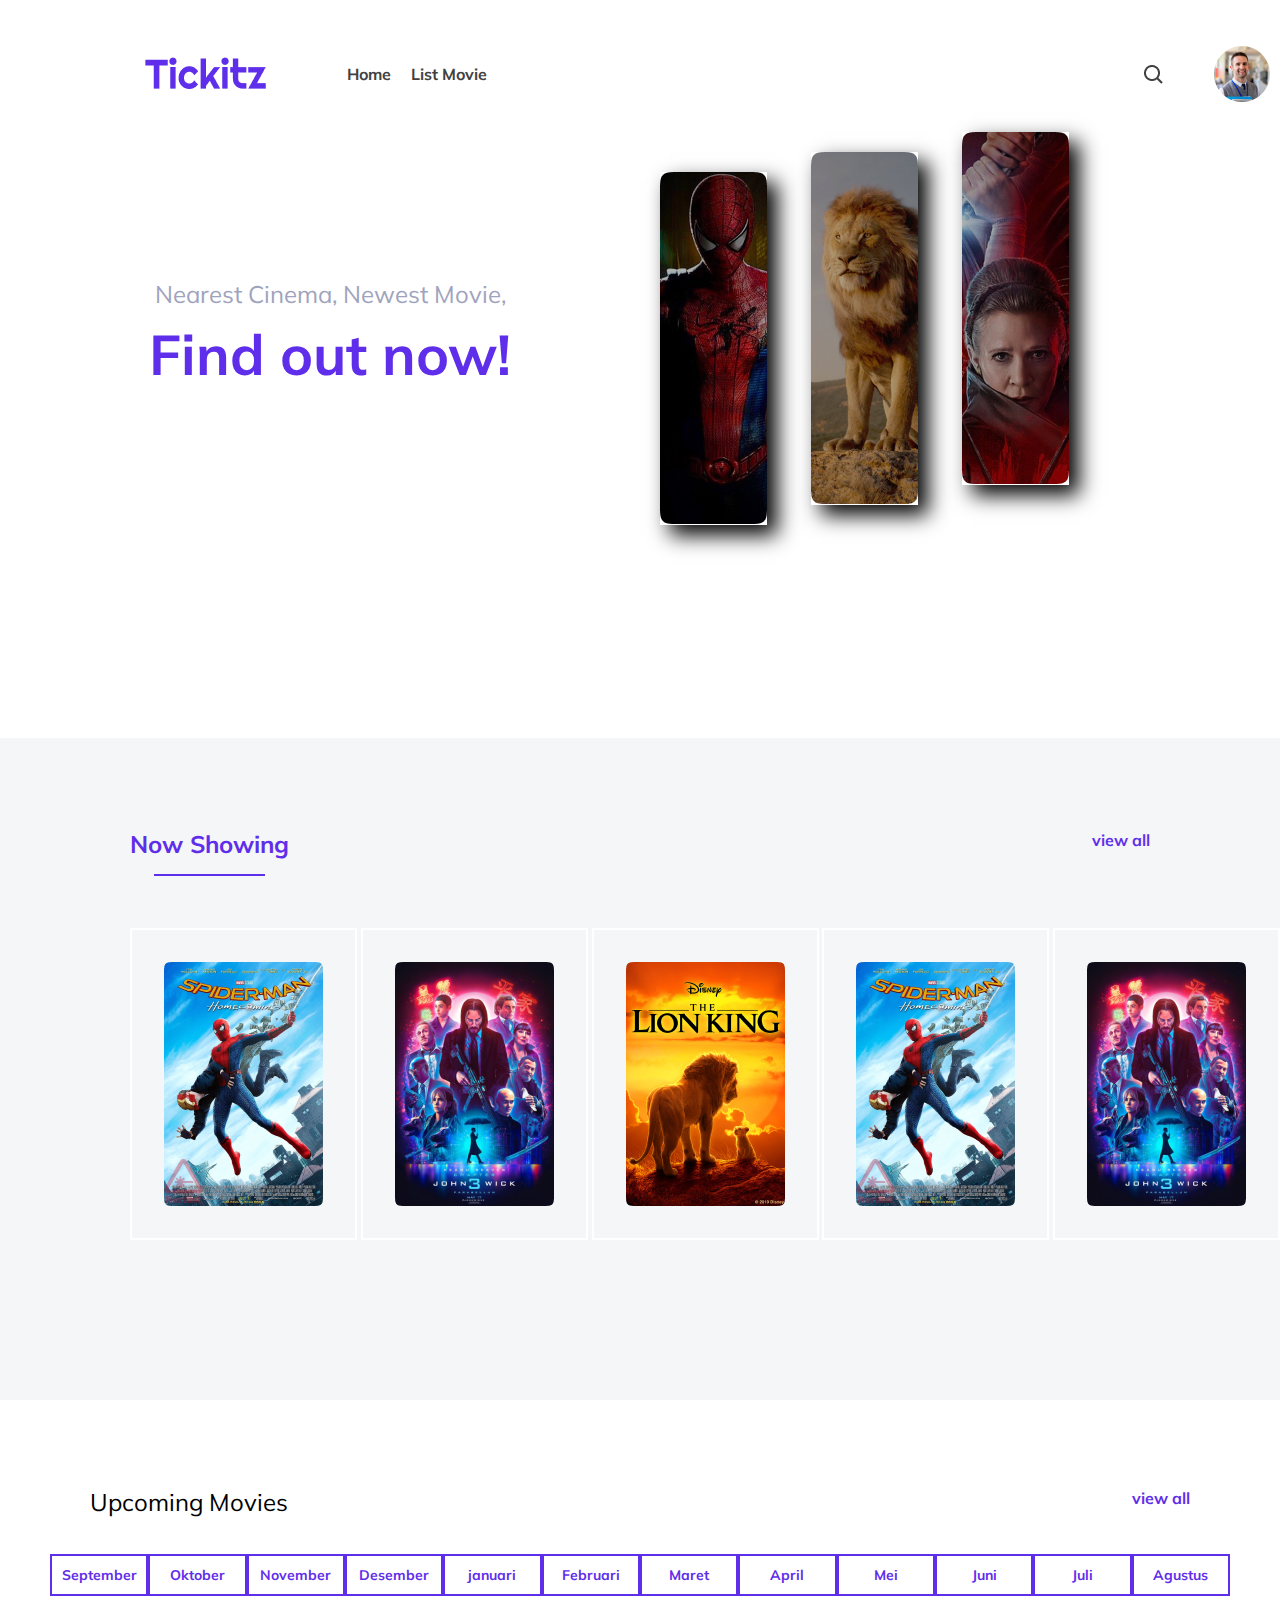
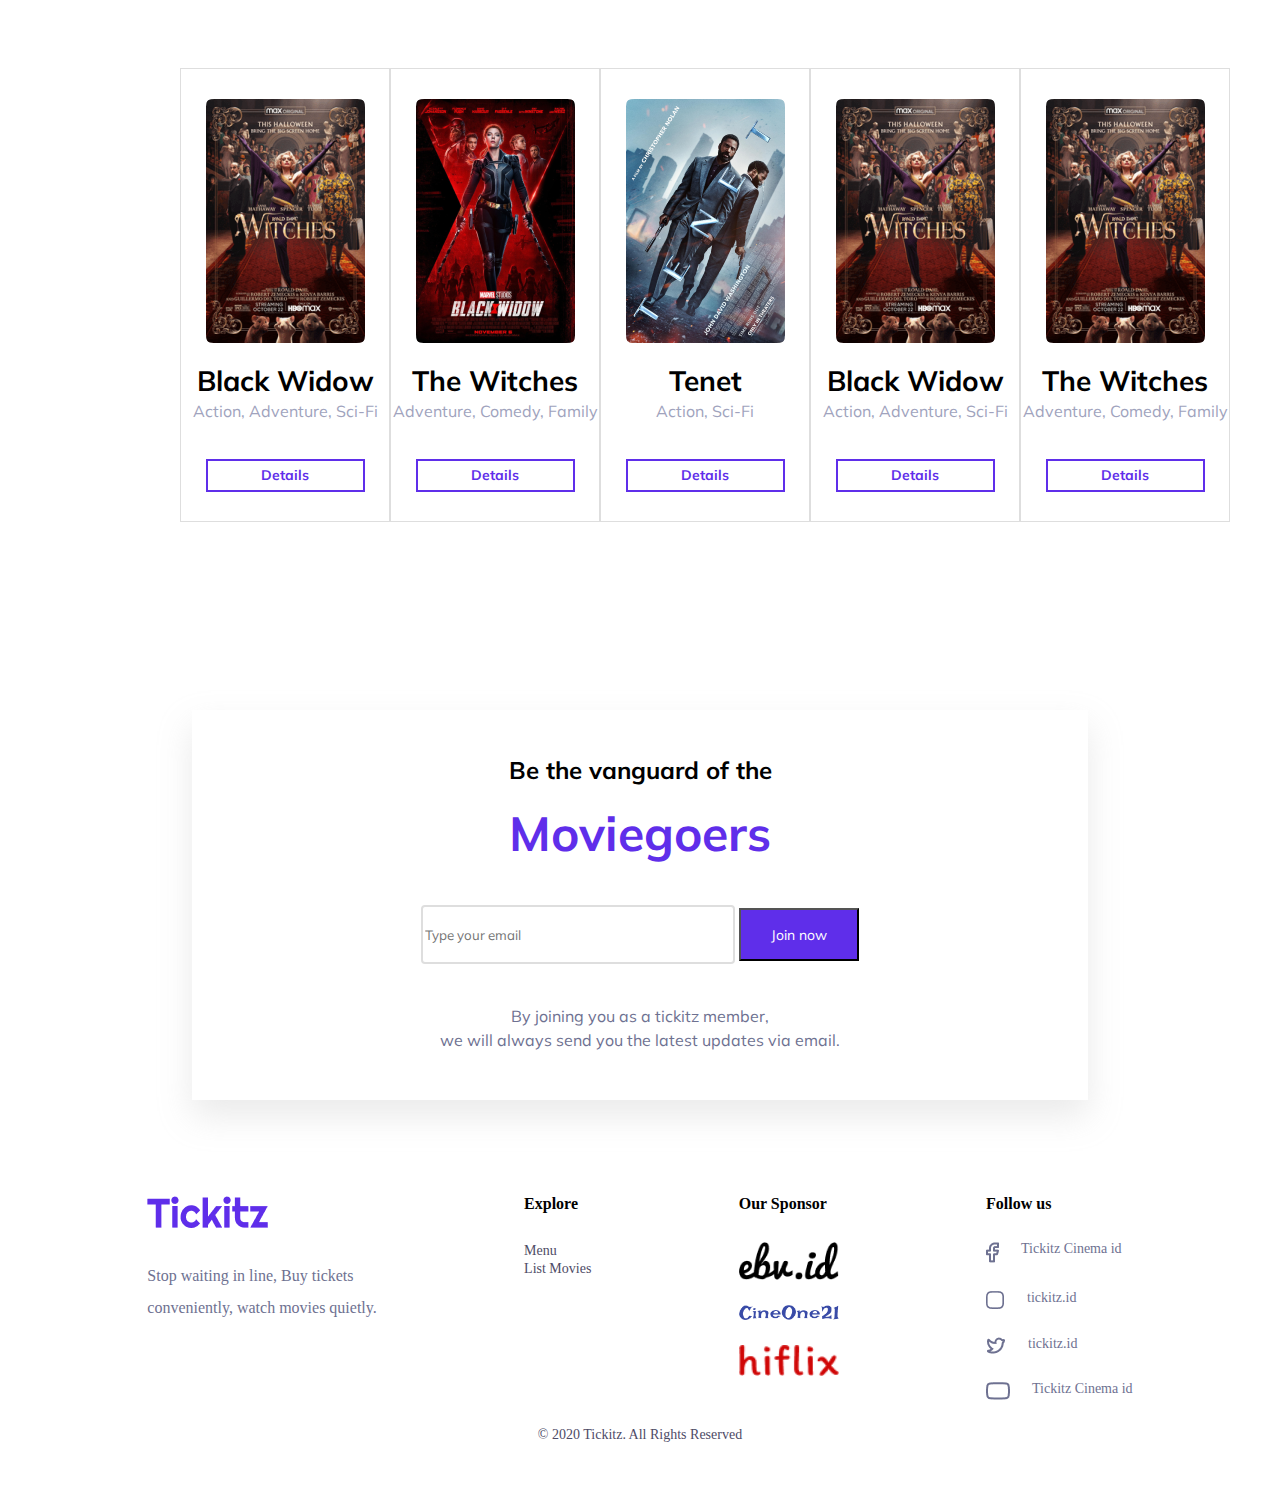
<file: index.html>
<!DOCTYPE html>
<html lang="en">
<head>
    <meta charset="UTF-8">
    <meta name="viewport" content="width=device-width, initial-scale=1.0">
    <link rel="stylesheet" href="/css/index.css">
    <link rel="preconnect" href="https://fonts.googleapis.com">
<link rel="preconnect" href="https://fonts.gstatic.com" crossorigin>
<link href="https://fonts.googleapis.com/css2?family=Mulish:wght@200&display=swap" rel="stylesheet">
    <title>Home Page</title>
</head>
<body>
    <nav>
        <div class="left-section">
         <div class="logo">
             <img src="/img/Vector.png">
         </div>
         <ul class="menu">
             <li ><a href="home.html">Home</a></li>
             <li ><a href="detailsmovie.html">List Movie</a></li>
 
         </ul>
        </div>
        <div class="right-section">
         <img class="search" src="/img/search.png" >
         <img class="avatar" src="/img/Ellipse 11.png" >
        </div>
        <div class="menu-btn">
            <img src="/img/Group.png" alt="">
            
        </div>
        <ul class="menu-dropdown">
            <li><a href="home.html">Home</a></li>
            <li><a href="detailsmovie.html">List Movie</a></li>
            <li><a href="signin.html">Sign in</a></li>
            <li><a href="signup.html">Sign Up</a></li>
            <p>&#169; 2020 Tickitz. All Rights Reserved</p>
        </ul>
     </nav>
    <div class="content">
        <div class="caption">
            <p>Nearest Cinema, Newest Movie,</p>
            <h1>Find out now!</h1>
        </div>
        <div class="image-container">
            <img class="image1" src="/img/home 1.png">
            <img class="image2" src="/img/home 2.png">
            <img class="image3" src="/img/home 3.png">
        </div>
    </div>

 <main class="now-showing">
    <div class="header">
    <p>Now Showing</p>
    <a href="#">view all</a>
</div>
<div class="movie-container">
    <div class="box">
        <img class="banner-movie" src="/img/movie1.png">
        <div class="box-details">
            <h2>Spider-Man:Homecoming</h2>
            <p>Action,Adventure, Sci-Fi</p>
            <button class="details-btn">Details</button>
        </div>
    </div>
    <div class="box">
        <img class="banner-movie" src="/img/movie2.png">
        <div class="box-details">
            <h2>John Wick</h2>
            <p>Action,Adventure, Sci-Fi</p>
            <button class="details-btn">Details</button>
        </div>
    </div>
        
    <div class="box">
        <img class="banner-movie" src="/img/movie3.png">
        <div class="box-details">
            <h2>The Lion King</h2>
            <p>Action,Adventure, Sci-Fi</p>
            <button class="details-btn">Details</button>
        </div></div>
        
    <div class="box">
        <img class="banner-movie" src="/img/movie1.png">
        <div class="box-details">
            <h2>Spider-Man:Homecoming</h2>
            <p>Action,Adventure, Sci-Fi</p>
            <button class="details-btn">Details</button>
        </div>
    </div>
       
    <div class="box">
        <img class="banner-movie" src="/img/movie2.png">
        <div class="box-details">
            <h2>John Wick</h2>
            <p>Action,Adventure, Sci-Fi</p>
            <button class="details-btn">Details</button>
        </div></div>
        
</div></main>

<main class="upcoming">
<div class="header">
    <p>Upcoming Movies</p>
    <a href="#">view all</a>
</div>
<div class="months">
    <button class="months-btn">September</button>
    <button class="months-btn">Oktober</button>
    <button class="months-btn">November</button>
    <button class="months-btn">Desember</button>
    <button class="months-btn">januari</button>
    <button class="months-btn">Februari</button>
    <button class="months-btn">Maret</button>
    <button class="months-btn">April</button>
    <button class="months-btn">Mei</button>
    <button class="months-btn">Juni</button>
    <button class="months-btn">Juli</button>
    <button class="months-btn">Agustus</button>
</div>

<div class="movie-container" id="upcoming-movies">
    <div class="box">
        <img src="../img/upcoming1.png" alt="">
        <h2>Black Widow</h2>
        <p>Action, Adventure, Sci-Fi</p>
        <button class="details-btn">Details</button>
    </div>
    <div class="box"><img src="/img/upcoming2.png" alt="">
        <h2>The Witches</h2>
        <p>Adventure, Comedy, Family</p>
        <button class="details-btn">Details</button></div>
    <div class="box"><img src="/img/upcoming3.png" alt="">
        <h2>Tenet</h2>
        <p>Action, Sci-Fi</p>
        <button class="details-btn">Details</button></div>
    <div class="box"><img src="/img/upcoming1.png" alt="">
        <h2>Black Widow</h2>
        <p>Action, Adventure, Sci-Fi</p>
        <button class="details-btn">Details</button></div>
    <div class="box"><img src="/img/upcoming1.png" alt="">
        <h2>The Witches</h2>
        <p>Adventure, Comedy, Family</p>
        <button class="details-btn">Details</button></div>
</div>
</main>

<main class="join-member">
    <h2>Be the vanguard of the</h2>
    <h1>Moviegoers</h1>
    <div class="email-form">
        <input class="email" type="email" placeholder="Type your email" required>
        <button class="join-btn">Join now</button>
    </div>
    <p>By joining you as a tickitz member,<br>we will always send you the latest updates via email.</p>
</main>

<footer>
<div class="footer">
    <div class="tickitz">
        <img src="/img/Vector.png" alt="">
        <p>Stop waiting in line, Buy tickets <br>conveniently, watch movies quietly.</p>
    </div>
    <div class="explore">
        <h3>Explore</h3>
        <a href="#">Menu</a>
        <a href="#">List Movies</a>
        </ul>
    </div>
    <div class="sponsor">
        <h3>Our Sponsor</h3>
        <img src="/img/sponsor1.png" alt="">
        <img src="/img/sponsor2.png" alt="">
        <img src="/img/sponsor3.png" alt="">
    </div>
    <div class="social-media">
        <h3>Follow us</h3>
        <div class="socmed">
            <img src="../img/fb.png" >
            <p>Tickitz Cinema id</p>
        </div>
        
        <div class="socmed">
            <img src="/img/instagram.png" >
            <p>tickitz.id</p>
        </div>
        
        <div class="socmed">
            <img src="/img/twitter.png" >
            <p>tickitz.id</p>
        </div>
        
        <div class="socmed">
            <img src="/img/youtube.png" >
            <p>Tickitz Cinema id</p>
        </div>
    </div>
</div>
<p class="copyright">&#169; 2020 Tickitz. All Rights Reserved</p>
</footer>
</body>
<script>
    const menuBtn = document.querySelector('.menu-btn');
    const menuDropdown = document.querySelector('.menu-dropdown');
    
    menuBtn.addEventListener('click', () => {
    menuDropdown.classList.toggle('show-dropdown');
    });
    </script>
</html>
</file>
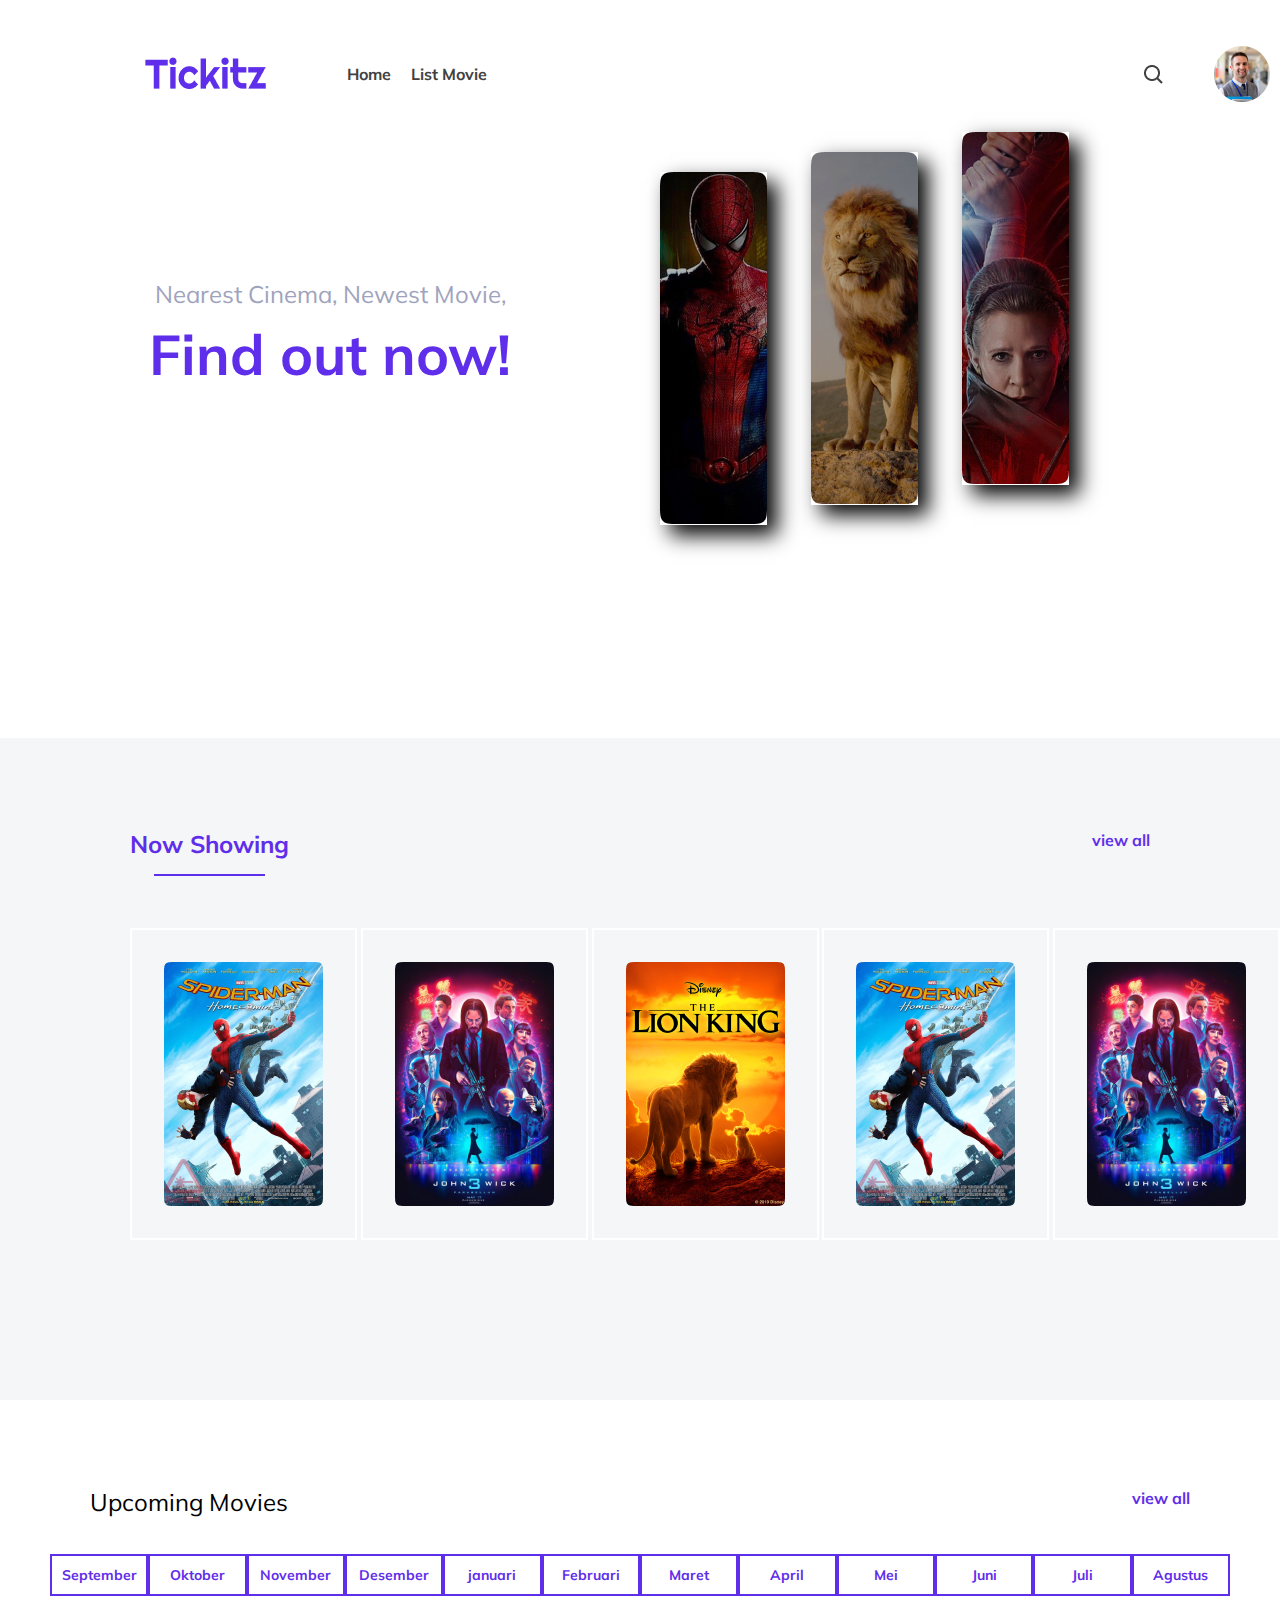
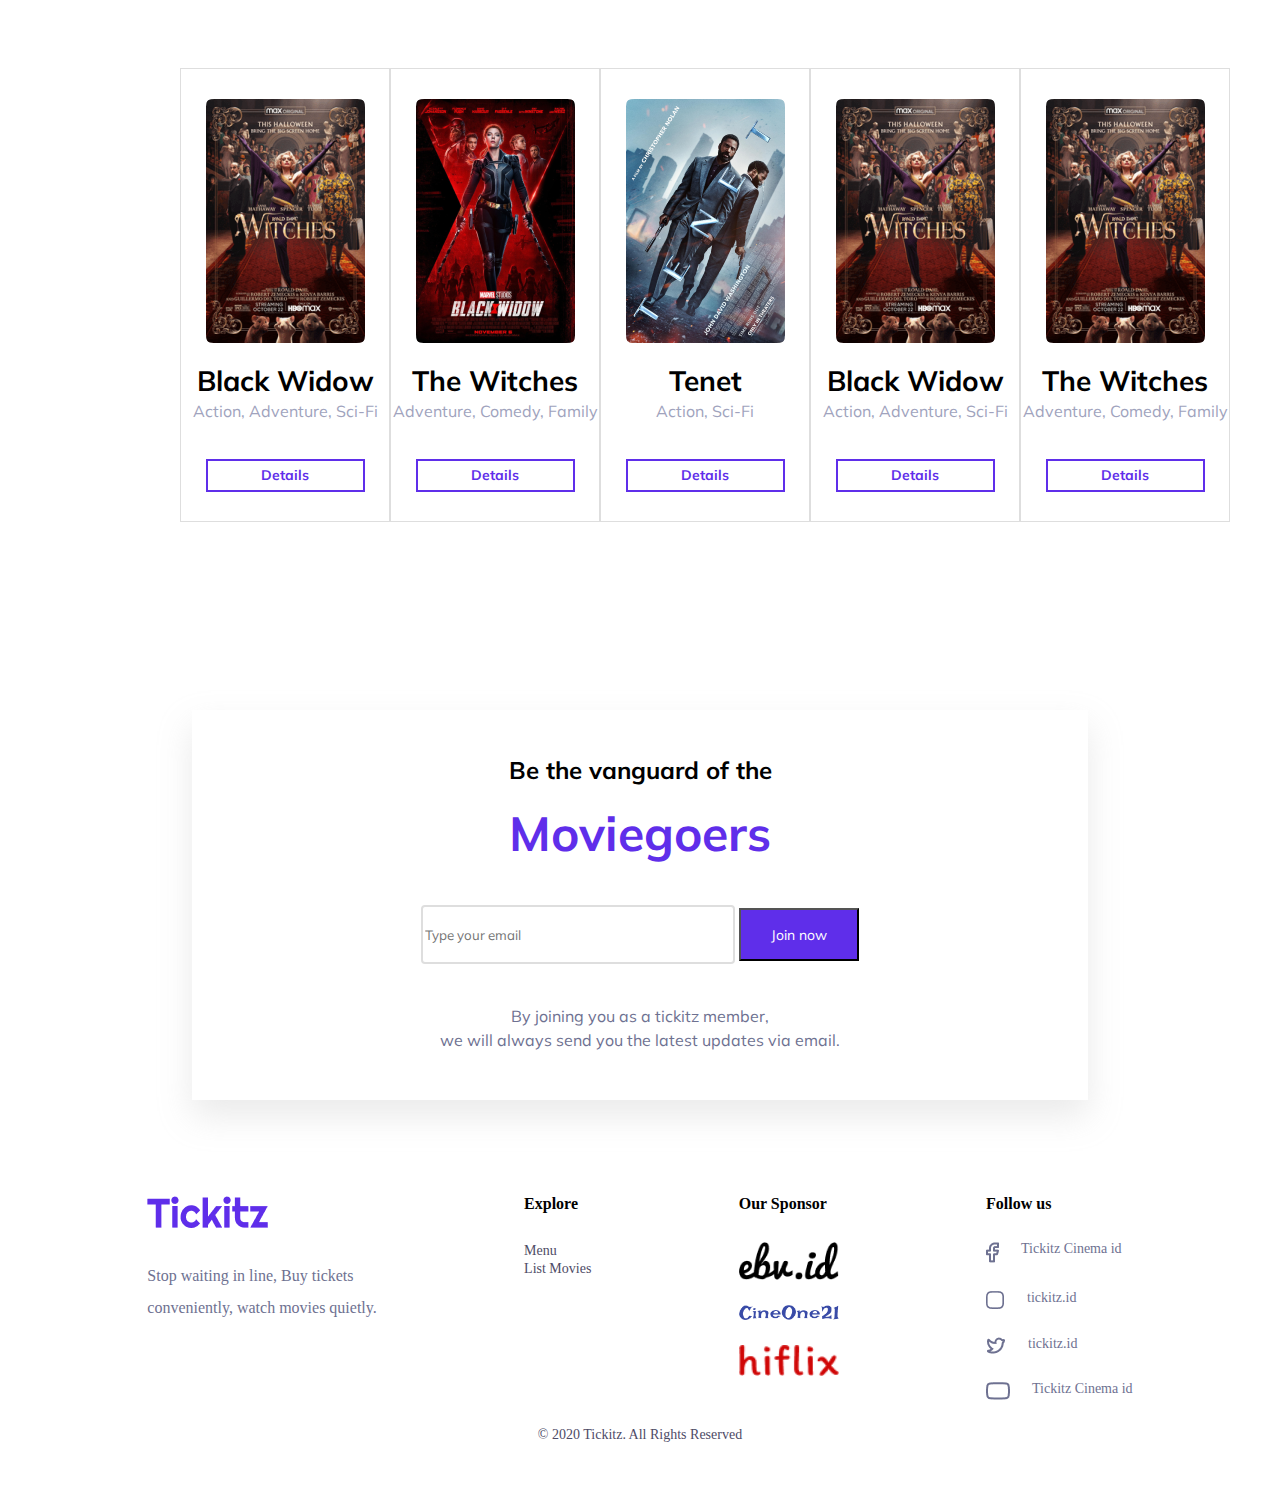
<file: html/index.html>
<!DOCTYPE html>
<html lang="en">
<head>
    <meta charset="UTF-8">
    <meta name="viewport" content="width=device-width, initial-scale=1.0">
    <link rel="stylesheet" href="../css/index.css">
    <link rel="preconnect" href="https://fonts.googleapis.com">
<link rel="preconnect" href="https://fonts.gstatic.com" crossorigin>
<link href="https://fonts.googleapis.com/css2?family=Mulish:wght@200&display=swap" rel="stylesheet">
    <title>Home Page</title>
</head>
<body>
    <nav>
        <div class="left-section">
         <div class="logo">
             <img src="../img/Vector.png">
         </div>
         <ul class="menu">
             <li ><a href="home.html">Home</a></li>
             <li ><a href="detailsmovie.html">List Movie</a></li>
 
         </ul>
        </div>
        <div class="right-section">
         <img class="search" src="../img/search.png" >
         <img class="avatar" src="../img/Ellipse 11.png" >
        </div>
        <div class="menu-btn">
            <img src="../img/Group.png" alt="">
            
        </div>
        <ul class="menu-dropdown">
            <li><a href="home.html">Home</a></li>
            <li><a href="detailsmovie.html">List Movie</a></li>
            <li><a href="signin.html">Sign in</a></li>
            <li><a href="signup.html">Sign Up</a></li>
            <p>&#169; 2020 Tickitz. All Rights Reserved</p>
        </ul>
     </nav>
    <div class="content">
        <div class="caption">
            <p>Nearest Cinema, Newest Movie,</p>
            <h1>Find out now!</h1>
        </div>
        <div class="image-container">
            <img class="image1" src="../img/home 1.png">
            <img class="image2" src="../img/home 2.png">
            <img class="image3" src="../img/home 3.png">
        </div>
    </div>

 <main class="now-showing">
    <div class="header">
    <p>Now Showing</p>
    <a href="#">view all</a>
</div>
<div class="movie-container">
    <div class="box">
        <img class="banner-movie" src="../img/movie1.png">
        <div class="box-details">
            <h2>Spider-Man:Homecoming</h2>
            <p>Action,Adventure, Sci-Fi</p>
            <button class="details-btn">Details</button>
        </div>
    </div>
    <div class="box">
        <img class="banner-movie" src="../img/movie2.png">
        <div class="box-details">
            <h2>John Wick</h2>
            <p>Action,Adventure, Sci-Fi</p>
            <button class="details-btn">Details</button>
        </div>
    </div>
        
    <div class="box">
        <img class="banner-movie" src="../img/movie3.png">
        <div class="box-details">
            <h2>The Lion King</h2>
            <p>Action,Adventure, Sci-Fi</p>
            <button class="details-btn">Details</button>
        </div></div>
        
    <div class="box">
        <img class="banner-movie" src="../img/movie1.png">
        <div class="box-details">
            <h2>Spider-Man:Homecoming</h2>
            <p>Action,Adventure, Sci-Fi</p>
            <button class="details-btn">Details</button>
        </div>
    </div>
       
    <div class="box">
        <img class="banner-movie" src="../img/movie2.png">
        <div class="box-details">
            <h2>John Wick</h2>
            <p>Action,Adventure, Sci-Fi</p>
            <button class="details-btn">Details</button>
        </div></div>
        
</div></main>

<main class="upcoming">
<div class="header">
    <p>Upcoming Movies</p>
    <a href="#">view all</a>
</div>
<div class="months">
    <button class="months-btn">September</button>
    <button class="months-btn">Oktober</button>
    <button class="months-btn">November</button>
    <button class="months-btn">Desember</button>
    <button class="months-btn">januari</button>
    <button class="months-btn">Februari</button>
    <button class="months-btn">Maret</button>
    <button class="months-btn">April</button>
    <button class="months-btn">Mei</button>
    <button class="months-btn">Juni</button>
    <button class="months-btn">Juli</button>
    <button class="months-btn">Agustus</button>
</div>

<div class="movie-container" id="upcoming-movies">
    <div class="box">
        <img src="../img/upcoming1.png" alt="">
        <h2>Black Widow</h2>
        <p>Action, Adventure, Sci-Fi</p>
        <button class="details-btn">Details</button>
    </div>
    <div class="box"><img src="../img/upcoming2.png" alt="">
        <h2>The Witches</h2>
        <p>Adventure, Comedy, Family</p>
        <button class="details-btn">Details</button></div>
    <div class="box"><img src="../img/upcoming3.png" alt="">
        <h2>Tenet</h2>
        <p>Action, Sci-Fi</p>
        <button class="details-btn">Details</button></div>
    <div class="box"><img src="../img/upcoming1.png" alt="">
        <h2>Black Widow</h2>
        <p>Action, Adventure, Sci-Fi</p>
        <button class="details-btn">Details</button></div>
    <div class="box"><img src="../img/upcoming1.png" alt="">
        <h2>The Witches</h2>
        <p>Adventure, Comedy, Family</p>
        <button class="details-btn">Details</button></div>
</div>
</main>

<main class="join-member">
    <h2>Be the vanguard of the</h2>
    <h1>Moviegoers</h1>
    <div class="email-form">
        <input class="email" type="email" placeholder="Type your email" required>
        <button class="join-btn">Join now</button>
    </div>
    <p>By joining you as a tickitz member,<br>we will always send you the latest updates via email.</p>
</main>

<footer>
<div class="footer">
    <div class="tickitz">
        <img src="../img/Vector.png" alt="">
        <p>Stop waiting in line, Buy tickets <br>conveniently, watch movies quietly.</p>
    </div>
    <div class="explore">
        <h3>Explore</h3>
        <a href="#">Menu</a>
        <a href="#">List Movies</a>
        </ul>
    </div>
    <div class="sponsor">
        <h3>Our Sponsor</h3>
        <img src="../img/sponsor1.png" alt="">
        <img src="../img/sponsor2.png" alt="">
        <img src="../img/sponsor3.png" alt="">
    </div>
    <div class="social-media">
        <h3>Follow us</h3>
        <div class="socmed">
            <img src="../img/fb.png" >
            <p>Tickitz Cinema id</p>
        </div>
        
        <div class="socmed">
            <img src="../img/instagram.png" >
            <p>tickitz.id</p>
        </div>
        
        <div class="socmed">
            <img src="../img/twitter.png" >
            <p>tickitz.id</p>
        </div>
        
        <div class="socmed">
            <img src="../img/youtube.png" >
            <p>Tickitz Cinema id</p>
        </div>
    </div>
</div>
<p class="copyright">&#169; 2020 Tickitz. All Rights Reserved</p>
</footer>
</body>
<script>
    const menuBtn = document.querySelector('.menu-btn');
    const menuDropdown = document.querySelector('.menu-dropdown');
    
    menuBtn.addEventListener('click', () => {
      menuDropdown.classList.toggle('show-dropdown');
    });
    </script>
</html>
</file>
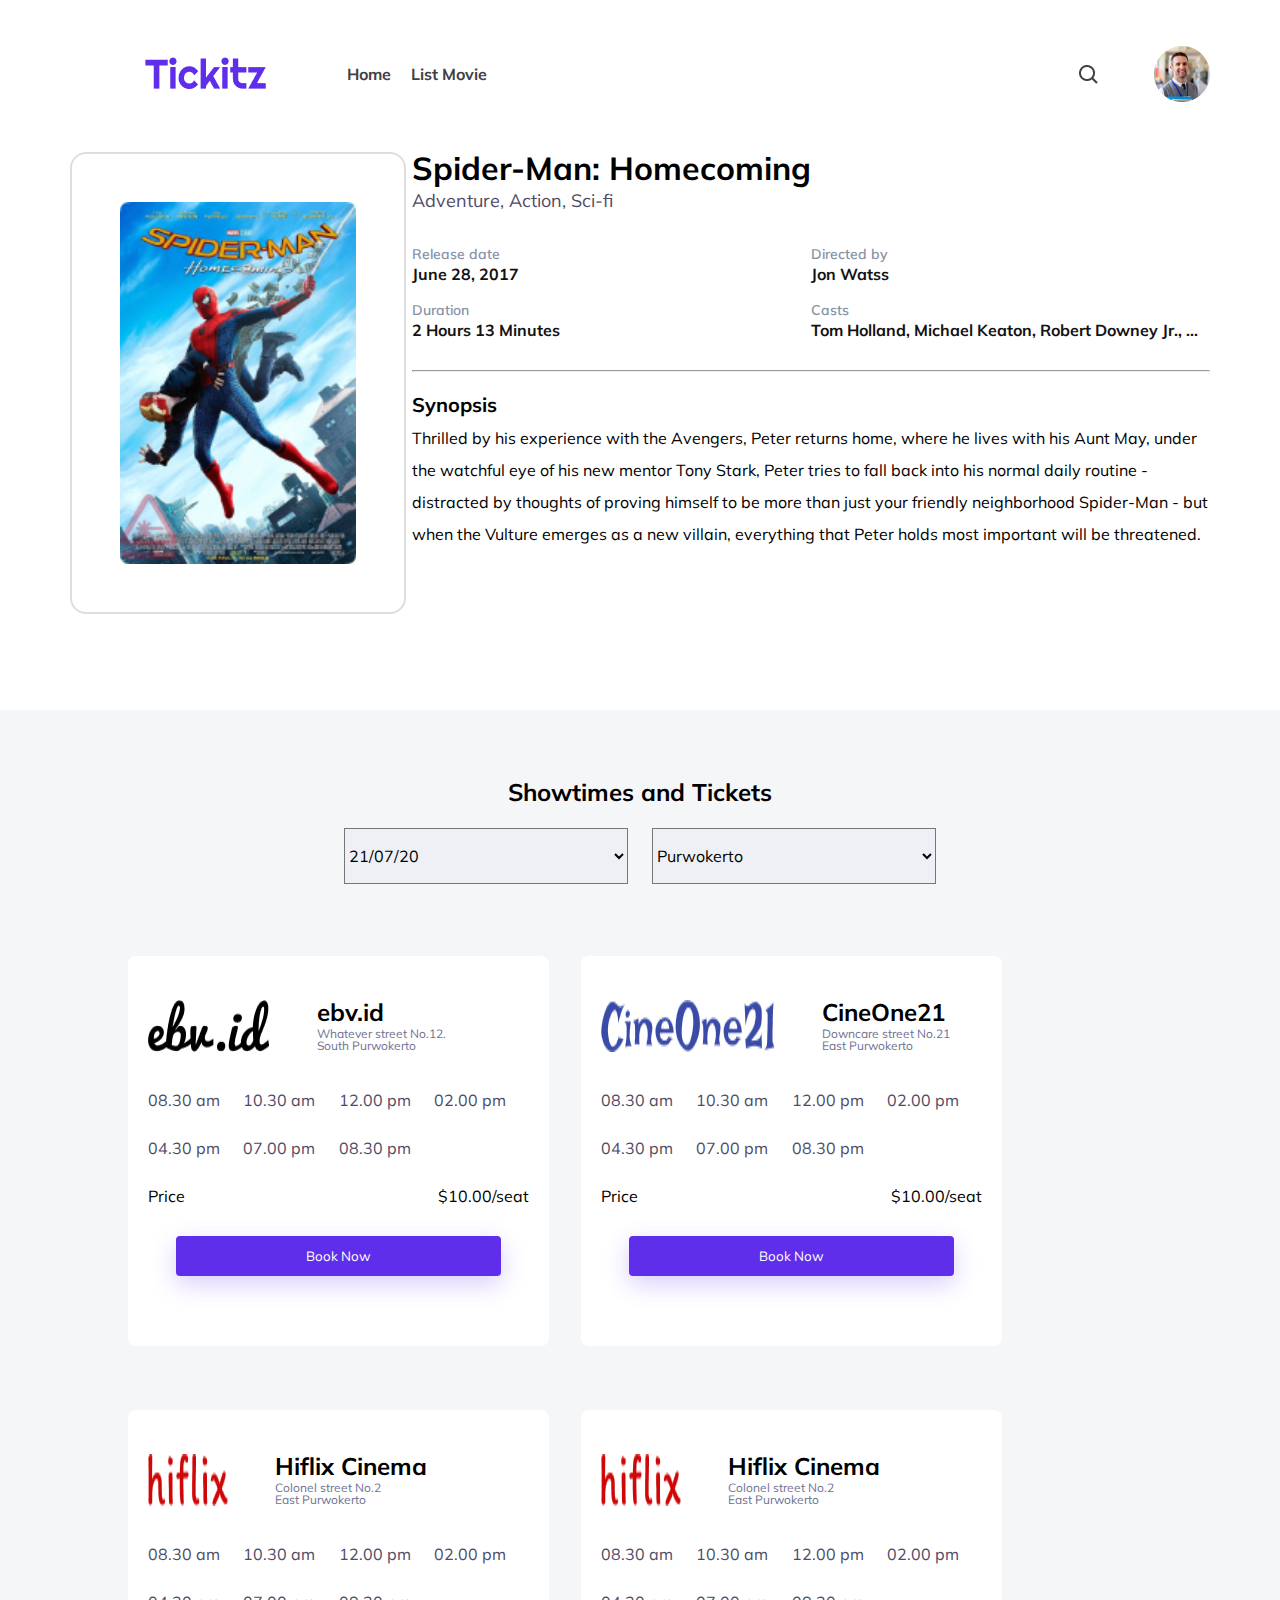
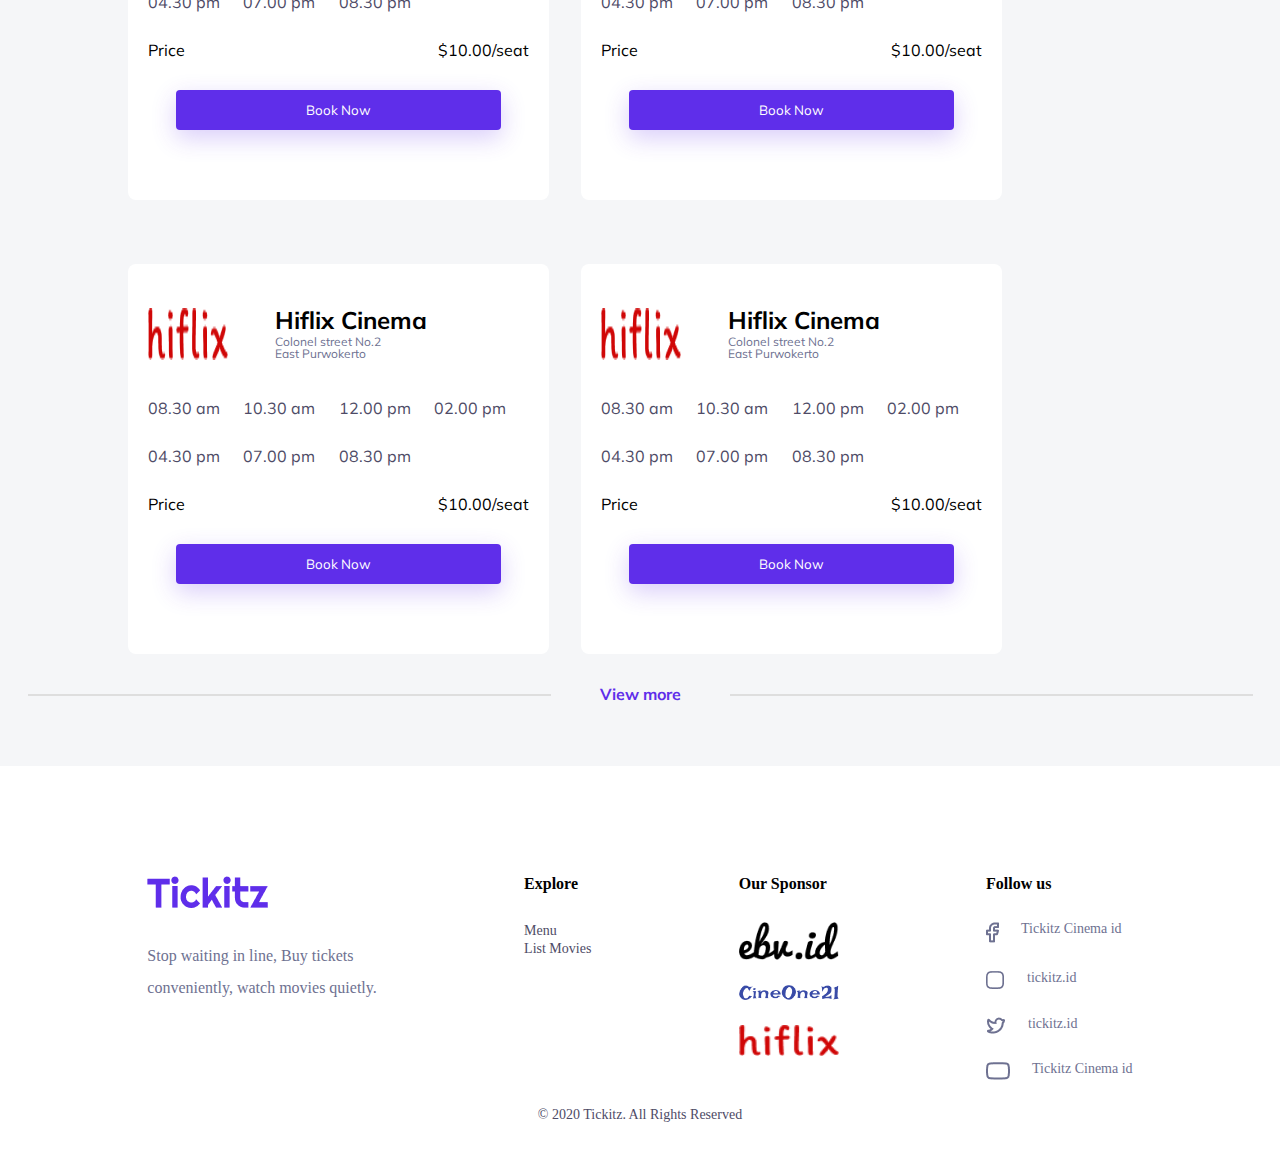
<file: detailsmovie.html>
<!DOCTYPE html>
<html lang="en">
<head>
    <meta charset="UTF-8">
    <meta name="viewport" content="width=device-width, initial-scale=1.0">
    <link rel="stylesheet" href="/css/detailsmovie.css">
    <link rel="preconnect" href="https://fonts.googleapis.com">
<link rel="preconnect" href="https://fonts.gstatic.com" crossorigin>
<link href="https://fonts.googleapis.com/css2?family=Mulish:wght@200&display=swap" rel="stylesheet">
    <title>Movie Details</title>
</head>
<body>
    <nav>
        <div class="left-section">
         <div class="logo">
             <img src="/img/Vector.png">
         </div>
         <ul class="menu">
             <li ><a href="home.html">Home</a></li>
             <li ><a href="detailsmovie.html">List Movie</a></li>
 
         </ul>
        </div>
        <div class="right-section">
         <img class="search" src="/img/search.png" >
         <img class="avatar" src="/img/Ellipse 11.png" >
        </div>
        <div class="menu-btn">
            <img src="/img/Group.png" alt="">
            
        </div>
        <ul class="menu-dropdown">
            <li><a href="home.html">Home</a></li>
            <li><a href="detailsmovie.html">List Movie</a></li>
            <li><a href="signin.html">Sign in</a></li>
            <li><a href="signup.html">Sign Up</a></li>
            <p>&#169; 2020 Tickitz. All Rights Reserved</p>
        </ul>
     </nav>
     <main class="movie-container">
        <div class="movie-logo">
            <div class="box">
                <img class="movie-banner" src="/img/movie1.png" alt="">
            </div>
        </div>
        <div class="movie-details">
            <div class="title">
                <h1>Spider-Man: Homecoming</h1>
            </div>
            <div class="genre">
                <h3>Adventure, Action, Sci-fi</h3>
            </div>
            <div class="details-container">
                <div class="details">
                    <p class="header">Release date</p>
                    <p class="caption">June 28, 2017</p>
                </div>
                <div class="details">
                    <p class="header">Directed by</p>
                    <p class="caption">Jon Watss</p>
                </div>
                <div class="details">
                    <p class="header">Duration</p>
                    <p class="caption">2 Hours 13 Minutes</p>
                </div>
                <div class="details">
                    <p class="header">Casts</p>
                    <p class="caption">Tom Holland, Michael Keaton, Robert Downey Jr., ...</p>
                </div>
            </div>
            <hr>
            <div class="synopsis">
                <p class="synopsis-title">Synopsis</p>
                <p class="caption">Thrilled by his experience with the Avengers, Peter returns home, 
                    where he lives with his Aunt May, under the watchful eye of his new mentor Tony Stark, 
                    Peter tries to fall back into his normal daily routine - distracted by thoughts of 
                    proving himself to be more than just your friendly neighborhood Spider-Man - 
                    but when the Vulture emerges as a new villain, everything that Peter holds most important 
                    will be threatened. </p>
            </div>
        </div>
     </main>

     <main class="showtime-tickets">
        <h1>Showtimes and Tickets</h1>
        <div class="date-location">
            <div class="date">
                <select name="" id="date">
                    <i class="fa fa-calendar left" aria-hidden="true"></i>
                    <option value="">21/07/20</option>
                </select>
            </div>
            <select name="Purwokerto" id="location">
                <option value="Purwokerto">Purwokerto</option>
                <option value="Sabang">Sabang</option>
                <option value="Merauke">Merauke</option>
                <option value="Bali">Bali</option></select>
        </div>
        
    <!-- studio container -->
    <div class="studio-container">
        <!-- studio 1 -->
        <div class="studio">
            <div class="studio-details"> 
                <img class="studio-img" src="/img/sponsor1.png" alt="">
                <div class="name-location">
                    <p class="studio-name">ebv.id</p>
                    <p class="studio-location">Whatever street No.12.<br> South Purwokerto</p>
                </div>
            </div>
                
           
           
       <div class="schedule"> 
        <p class="schedule-1">08.30 am</p>
        <p class="schedule-2">10.30 am</p>
        <p class="schedule-3">12.00 pm</p>
        <p class="schedule-4">02.00 pm</p>
        <p class="schedule-5">04.30 pm</p>
        <p class="schedule-6">07.00 pm</p>
        <p class="schedule-7">08.30 pm</p>
        </div>
        <div class="price">
            <p>Price</p>
            <p>$10.00/seat</p>
           </div>
            <button class="book-now">Book Now</button>
        </div>

        <!-- studio 2 -->
        <div class="studio">
            <div class="studio-details"> 
                <img class="studio-img" src="/img/sponsor2.png" alt="">
                <div class="name-location">
                    <p class="studio-name">CineOne21</p>
                    <p class="studio-location">Downcare street No.21<br> East Purwokerto</p>
                </div>
            </div>
                
           
           
       <div class="schedule"> 
        <p class="schedule-1">08.30 am</p>
        <p class="schedule-2">10.30 am</p>
        <p class="schedule-3">12.00 pm</p>
        <p class="schedule-4">02.00 pm</p>
        <p class="schedule-5">04.30 pm</p>
        <p class="schedule-6">07.00 pm</p>
        <p class="schedule-7">08.30 pm</p>
        </div>
        <div class="price">
            <p>Price</p>
            <p>$10.00/seat</p>
           </div>
            <button class="book-now">Book Now</button>
        </div>

        <!-- studio 3 -->
        <div class="studio">
            <div class="studio-details"> 
                <img class="studio-img" src="/img/sponsor3.png" alt="">
                <div class="name-location">
                    <p class="studio-name">Hiflix Cinema</p>
                    <p class="studio-location">Colonel street No.2<br> East Purwokerto</p>
                </div>
            </div>
                
           
           
       <div class="schedule"> 
        <p class="schedule-1">08.30 am</p>
        <p class="schedule-2">10.30 am</p>
        <p class="schedule-3">12.00 pm</p>
        <p class="schedule-4">02.00 pm</p>
        <p class="schedule-5">04.30 pm</p>
        <p class="schedule-6">07.00 pm</p>
        <p class="schedule-7">08.30 pm</p>
        </div>
        <div class="price">
            <p>Price</p>
            <p>$10.00/seat</p>
           </div>
            <button class="book-now">Book Now</button>
        </div>

        <!-- studio 4 -->
        <div class="studio">
            <div class="studio-details"> 
                <img class="studio-img" src="/img/sponsor3.png" alt="">
                <div class="name-location">
                    <p class="studio-name">Hiflix Cinema</p>
                    <p class="studio-location">Colonel street No.2<br> East Purwokerto</p>
                </div>
            </div>
                
        
           
       <div class="schedule"> 
        <p class="schedule-1">08.30 am</p>
        <p class="schedule-2">10.30 am</p>
        <p class="schedule-3">12.00 pm</p>
        <p class="schedule-4">02.00 pm</p>
        <p class="schedule-5">04.30 pm</p>
        <p class="schedule-6">07.00 pm</p>
        <p class="schedule-7">08.30 pm</p>
        </div>
        <div class="price">
            <p>Price</p>
            <p>$10.00/seat</p>
           </div>
            <button class="book-now">Book Now</button>
        </div>

        <!-- studio 5 -->
        <div class="studio">
            <div class="studio-details"> 
                <img class="studio-img" src="/img/sponsor3.png" alt="">
                <div class="name-location">
                    <p class="studio-name">Hiflix Cinema</p>
                    <p class="studio-location">Colonel street No.2<br> East Purwokerto</p>
                </div>
            </div>
                
           
           
       <div class="schedule"> 
        <p class="schedule-1">08.30 am</p>
        <p class="schedule-2">10.30 am</p>
        <p class="schedule-3">12.00 pm</p>
        <p class="schedule-4">02.00 pm</p>
        <p class="schedule-5">04.30 pm</p>
        <p class="schedule-6">07.00 pm</p>
        <p class="schedule-7">08.30 pm</p>
        </div>
        <div class="price">
            <p>Price</p>
            <p>$10.00/seat</p>
           </div>
            <button class="book-now">Book Now</button>
        </div>

        <!-- studio 6 -->
        <div class="studio">
            <div class="studio-details"> 
                <img class="studio-img" src="/img/sponsor3.png" alt="">
                <div class="name-location">
                    <p class="studio-name">Hiflix Cinema</p>
                    <p class="studio-location">Colonel street No.2<br> East Purwokerto</p>
                </div>
            </div>
                
           
           
       <div class="schedule"> 
        <p class="schedule-1">08.30 am</p>
        <p class="schedule-2">10.30 am</p>
        <p class="schedule-3">12.00 pm</p>
        <p class="schedule-4">02.00 pm</p>
        <p class="schedule-5">04.30 pm</p>
        <p class="schedule-6">07.00 pm</p>
        <p class="schedule-7">08.30 pm</p>
        </div>
        <div class="price">
            <p>Price</p>
            <p>$10.00/seat</p>
           </div>
            <button class="book-now">Book Now</button>
        </div>
        <!-- end of main studio container div -->
        </div>
       <a href="#" class="view-more">View more</a>
     </main>


<!-- footer -->
     <footer>
        <div class="footer">
            <div class="tickitz">
                <img src="/img/Vector.png" alt="">
                <p>Stop waiting in line, Buy tickets <br>conveniently, watch movies quietly.</p>
            </div>
            <div class="explore">
                <h3>Explore</h3>
                <a href="#">Menu</a>
                <a href="#">List Movies</a>
                </ul>
            </div>
            <div class="sponsor">
                <h3>Our Sponsor</h3>
                <img src="/img/sponsor1.png" alt="">
                <img src="/img/sponsor2.png" alt="">
                <img src="/img/sponsor3.png" alt="">
            </div>
            <div class="social-media">
                <h3>Follow us</h3>
                <div class="socmed">
                    <img src="/img/fb.png" >
                    <p>Tickitz Cinema id</p>
                </div>
                
                <div class="socmed">
                    <img src="/img/instagram.png" >
                    <p>tickitz.id</p>
                </div>
                
                <div class="socmed">
                    <img src="/img/twitter.png" >
                    <p>tickitz.id</p>
                </div>
                
                <div class="socmed">
                    <img src="/img/youtube.png" >
                    <p>Tickitz Cinema id</p>
                </div>
            </div>
        </div>
        <p class="copyright">&#169; 2020 Tickitz. All Rights Reserved</p>
        </footer>
</body>

<script>
const menuBtn = document.querySelector('.menu-btn');
const menuDropdown = document.querySelector('.menu-dropdown');

menuBtn.addEventListener('click', () => {
  menuDropdown.classList.toggle('show-dropdown');
});
</script>
</html>
</file>
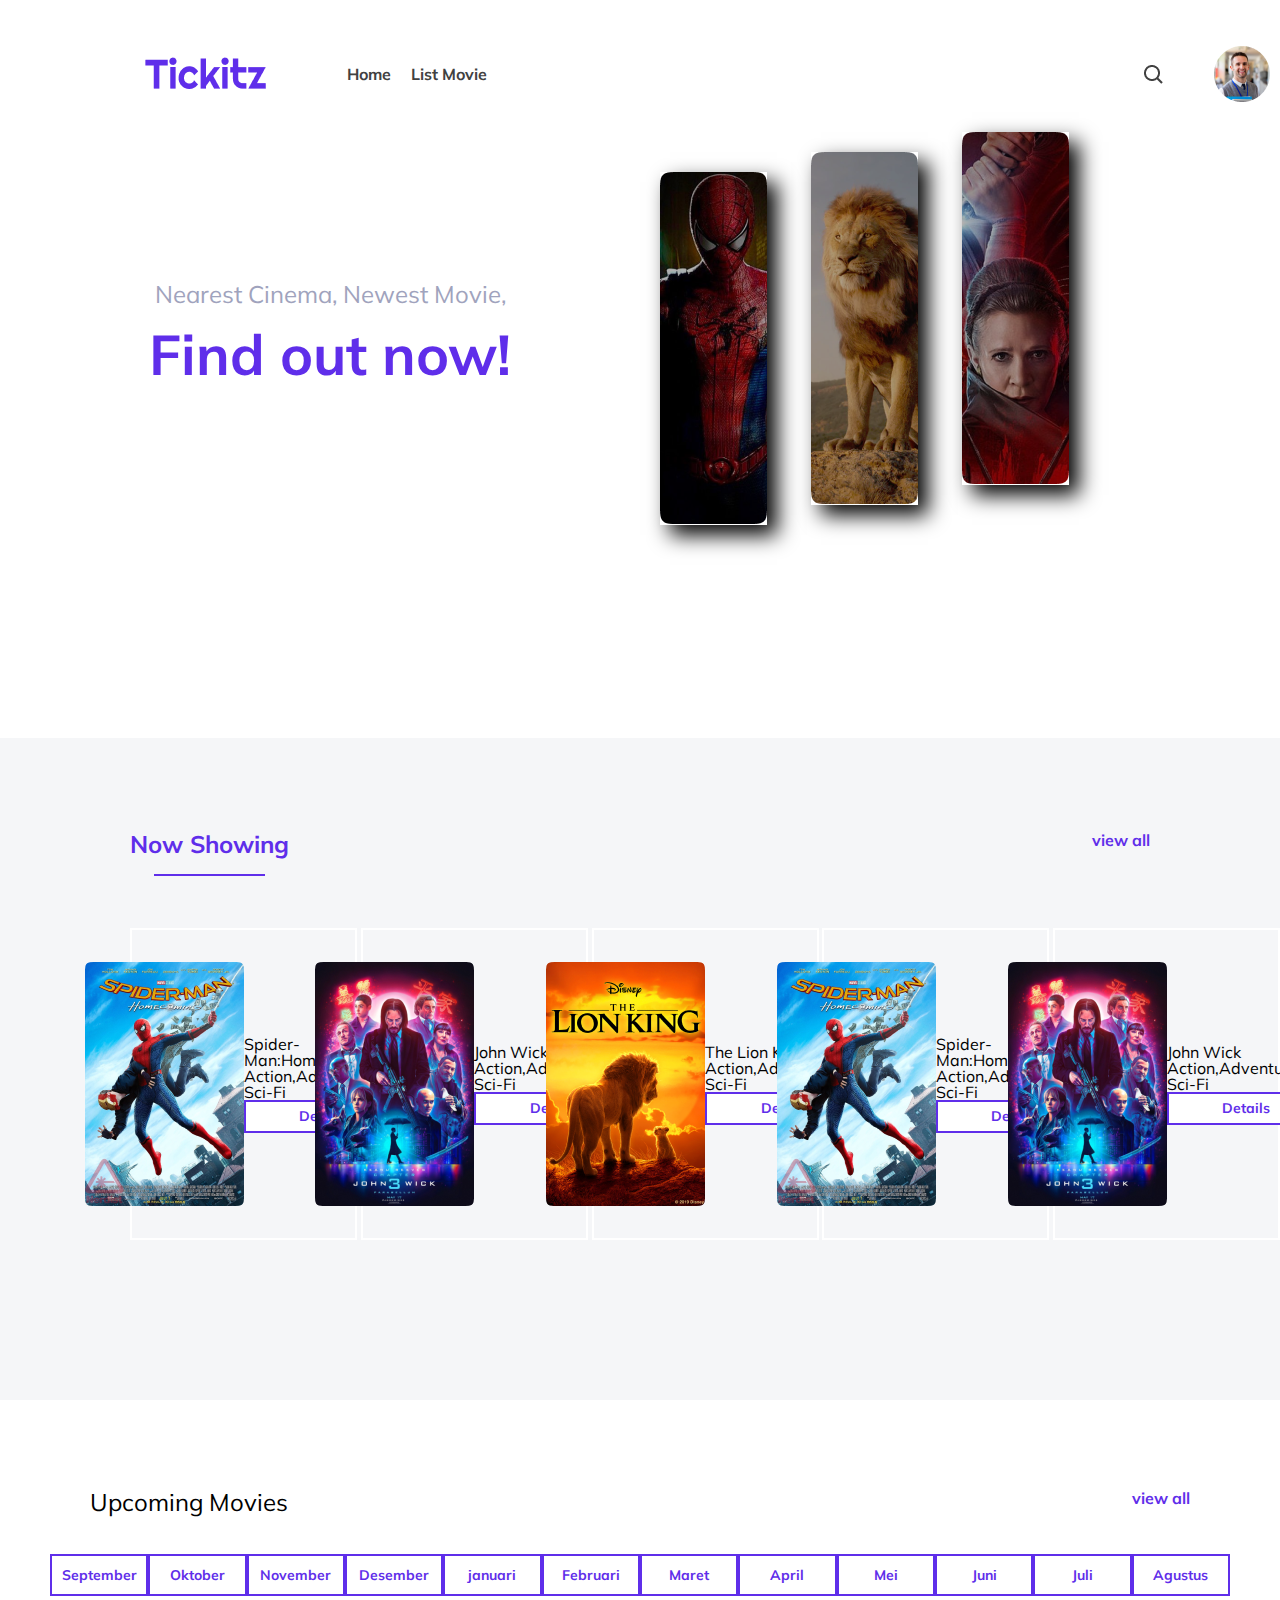
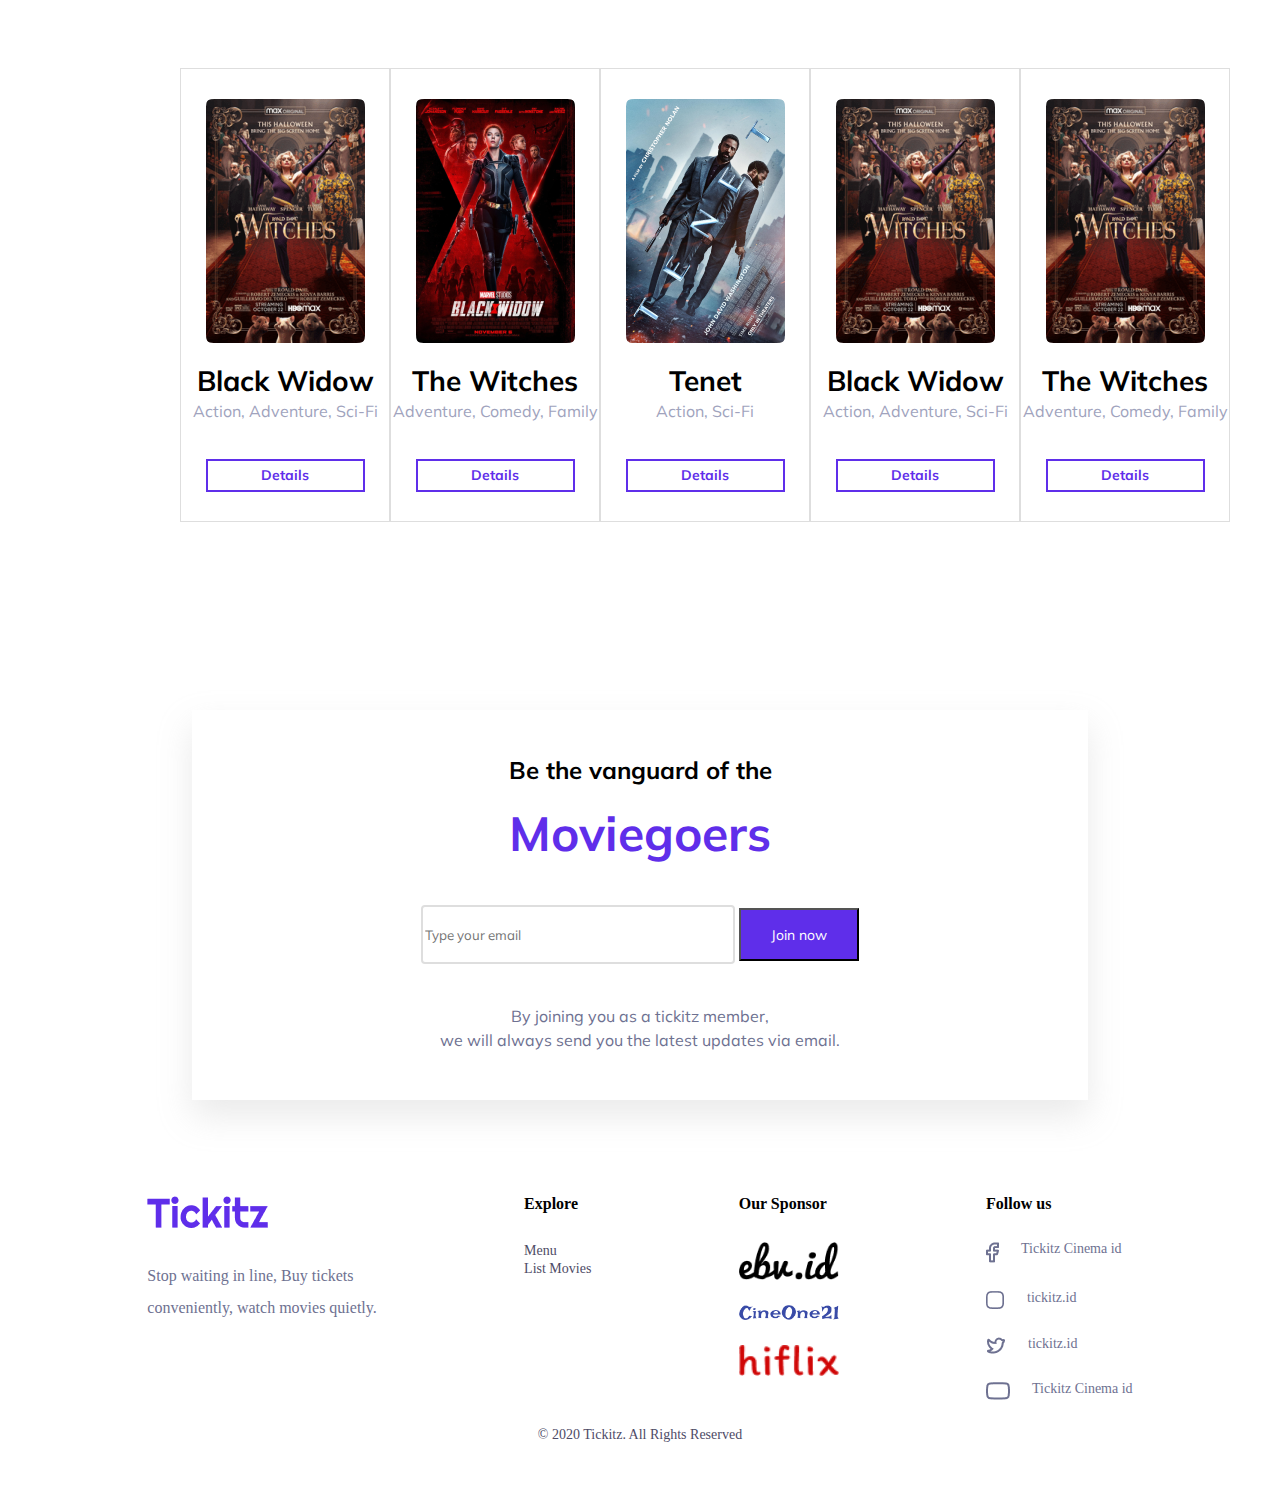
<file: home.html>
<!DOCTYPE html>
<html lang="en">
<head>
    <meta charset="UTF-8">
    <meta name="viewport" content="width=device-width, initial-scale=1.0">
    <link rel="stylesheet" href="/css/home.css">
    <link rel="preconnect" href="https://fonts.googleapis.com">
<link rel="preconnect" href="https://fonts.gstatic.com" crossorigin>
<link href="https://fonts.googleapis.com/css2?family=Mulish:wght@200&display=swap" rel="stylesheet">
    <title>Home Page</title>
</head>
<body>
    <nav>
        <div class="left-section">
         <div class="logo">
             <img src="/img/Vector.png">
         </div>
         <ul class="menu">
             <li ><a href="home.html">Home</a></li>
             <li ><a href="detailsmovie.html">List Movie</a></li>
 
         </ul>
        </div>
        <div class="right-section">
         <img class="search" src="/img/search.png" >
         <img class="avatar" src="/img/Ellipse 11.png" >
        </div>
        <div class="menu-btn">
            <img src="/img/Group.png" alt="">
            
        </div>
        <ul class="menu-dropdown">
            <li><a href="home.html">Home</a></li>
            <li><a href="detailsmovie.html">List Movie</a></li>
            <li><a href="signin.html">Sign in</a></li>
            <li><a href="signup.html">Sign Up</a></li>
            <p>&#169; 2020 Tickitz. All Rights Reserved</p>
        </ul>
     </nav>
    <div class="content">
        <div class="caption">
            <p>Nearest Cinema, Newest Movie,</p>
            <h1>Find out now!</h1>
        </div>
        <div class="image-container">
            <img class="image1" src="/img/home 1.png">
            <img class="image2" src="/img/home 2.png">
            <img class="image3" src="/img/home 3.png">
        </div>
    </div>

 <main class="now-showing">
    <div class="header">
    <p>Now Showing</p>
    <a href="#">view all</a>
</div>
<div class="movie-container">
    <div class="box">
        <img class="banner-movie" src="/img/movie1.png">
        <div class="box-details">
            <h2>Spider-Man:Homecoming</h2>
            <p>Action,Adventure, Sci-Fi</p>
            <button class="details-btn">Details</button>
        </div>
    </div>
    <div class="box">
        <img class="banner-movie" src="/img/movie2.png">
        <div class="box-details">
            <h2>John Wick</h2>
            <p>Action,Adventure, Sci-Fi</p>
            <button class="details-btn">Details</button>
        </div>
    </div>
        
    <div class="box">
        <img class="banner-movie" src="/img/movie3.png">
        <div class="box-details">
            <h2>The Lion King</h2>
            <p>Action,Adventure, Sci-Fi</p>
            <button class="details-btn">Details</button>
        </div></div>
        
    <div class="box">
        <img class="banner-movie" src="/img/movie1.png">
        <div class="box-details">
            <h2>Spider-Man:Homecoming</h2>
            <p>Action,Adventure, Sci-Fi</p>
            <button class="details-btn">Details</button>
        </div>
    </div>
       
    <div class="box">
        <img class="banner-movie" src="/img/movie2.png">
        <div class="box-details">
            <h2>John Wick</h2>
            <p>Action,Adventure, Sci-Fi</p>
            <button class="details-btn">Details</button>
        </div></div>
        
</div></main>

<main class="upcoming">
<div class="header">
    <p>Upcoming Movies</p>
    <a href="#">view all</a>
</div>
<div class="months">
    <button class="months-btn">September</button>
    <button class="months-btn">Oktober</button>
    <button class="months-btn">November</button>
    <button class="months-btn">Desember</button>
    <button class="months-btn">januari</button>
    <button class="months-btn">Februari</button>
    <button class="months-btn">Maret</button>
    <button class="months-btn">April</button>
    <button class="months-btn">Mei</button>
    <button class="months-btn">Juni</button>
    <button class="months-btn">Juli</button>
    <button class="months-btn">Agustus</button>
</div>

<div class="movie-container" id="upcoming-movies">
    <div class="box">
        <img src="/img/upcoming1.png" alt="">
        <h2>Black Widow</h2>
        <p>Action, Adventure, Sci-Fi</p>
        <button class="details-btn">Details</button>
    </div>
    <div class="box"><img src="/img/upcoming2.png" alt="">
        <h2>The Witches</h2>
        <p>Adventure, Comedy, Family</p>
        <button class="details-btn">Details</button></div>
    <div class="box"><img src="/img/upcoming3.png" alt="">
        <h2>Tenet</h2>
        <p>Action, Sci-Fi</p>
        <button class="details-btn">Details</button></div>
    <div class="box"><img src="/img/upcoming1.png" alt="">
        <h2>Black Widow</h2>
        <p>Action, Adventure, Sci-Fi</p>
        <button class="details-btn">Details</button></div>
    <div class="box"><img src="/img/upcoming1.png" alt="">
        <h2>The Witches</h2>
        <p>Adventure, Comedy, Family</p>
        <button class="details-btn">Details</button></div>
</div>
</main>

<main class="join-member">
    <h2>Be the vanguard of the</h2>
    <h1>Moviegoers</h1>
    <div class="email-form">
        <input class="email" type="email" placeholder="Type your email" required>
        <button class="join-btn">Join now</button>
    </div>
    <p>By joining you as a tickitz member,<br>we will always send you the latest updates via email.</p>
</main>

<footer>
<div class="footer">
    <div class="tickitz">
        <img src="/img/Vector.png" alt="">
        <p>Stop waiting in line, Buy tickets <br>conveniently, watch movies quietly.</p>
    </div>
    <div class="explore">
        <h3>Explore</h3>
        <a href="#">Menu</a>
        <a href="#">List Movies</a>
        </ul>
    </div>
    <div class="sponsor">
        <h3>Our Sponsor</h3>
        <img src="/img/sponsor1.png" alt="">
        <img src="/img/sponsor2.png" alt="">
        <img src="/img/sponsor3.png" alt="">
    </div>
    <div class="social-media">
        <h3>Follow us</h3>
        <div class="socmed">
            <img src="/img/fb.png" >
            <p>Tickitz Cinema id</p>
        </div>
        
        <div class="socmed">
            <img src="/img/instagram.png" >
            <p>tickitz.id</p>
        </div>
        
        <div class="socmed">
            <img src="/img/twitter.png" >
            <p>tickitz.id</p>
        </div>
        
        <div class="socmed">
            <img src="/img/youtube.png" >
            <p>Tickitz Cinema id</p>
        </div>
    </div>
</div>
<p class="copyright">&#169; 2020 Tickitz. All Rights Reserved</p>
</footer>
</body>
<script>
    const menuBtn = document.querySelector('.menu-btn');
    const menuDropdown = document.querySelector('.menu-dropdown');
    
    menuBtn.addEventListener('click', () => {
      menuDropdown.classList.toggle('show-dropdown');
    });
    </script>
</html>
</file>
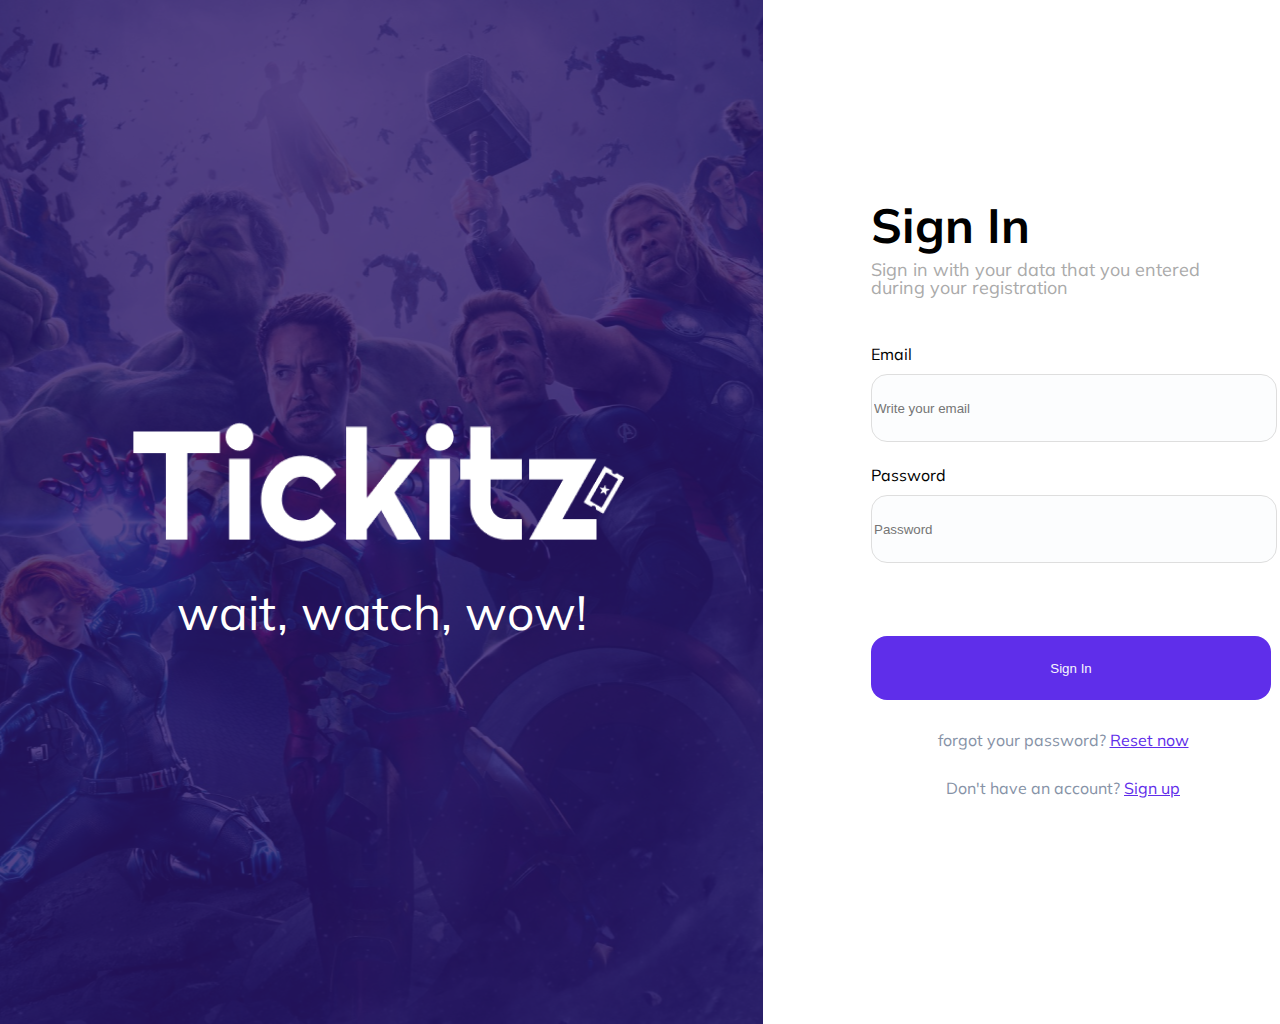
<file: signin.html>
<!DOCTYPE html>
<html lang="en">
<head>
    <meta charset="UTF-8">
    <meta name="viewport" content="width=device-width, initial-scale=1.0">
    <link rel="stylesheet" href="/css/signin.css">
    <link rel="preconnect" href="https://fonts.googleapis.com">
<link rel="preconnect" href="https://fonts.gstatic.com" crossorigin>
<link href="https://fonts.googleapis.com/css2?family=Mulish:wght@200&display=swap" rel="stylesheet">
    <title>Sign In</title>
</head>
<body>
    <div class="poster">
        <!-- <img src="../img/image 1.png" alt=""> -->
        <div class="caption">
            <img src="../img/tickitz 1.png" alt="">
            <h2>wait, watch, wow!</h2>
        </div>
    </div>
    <div class="form-card">
        <div class="form-title">
            <img src="/img/Vector.png" class="logo">
            <h2>Sign In</h2>
            <p>Sign in with your data that you entered during your registration</p>
    </div>
    
    <form>
    <label for="Email" class="form-title">Email</label>
    <input type="text" placeholder="Write your email" required class="form-control">
    <label for="Password" class="form-title">Password</label>
    <input type="password" placeholder="Password" required class="form-control">
      <button type="submit" class="signin-btn">Sign In</button>
      <p>forgot your password? <a href="#">Reset now</a>  </p>
      <p>Don't have an account? <a href="signup.html">Sign up</a></p>
    </form>
    </div>
    
</body>
</html>
</file>
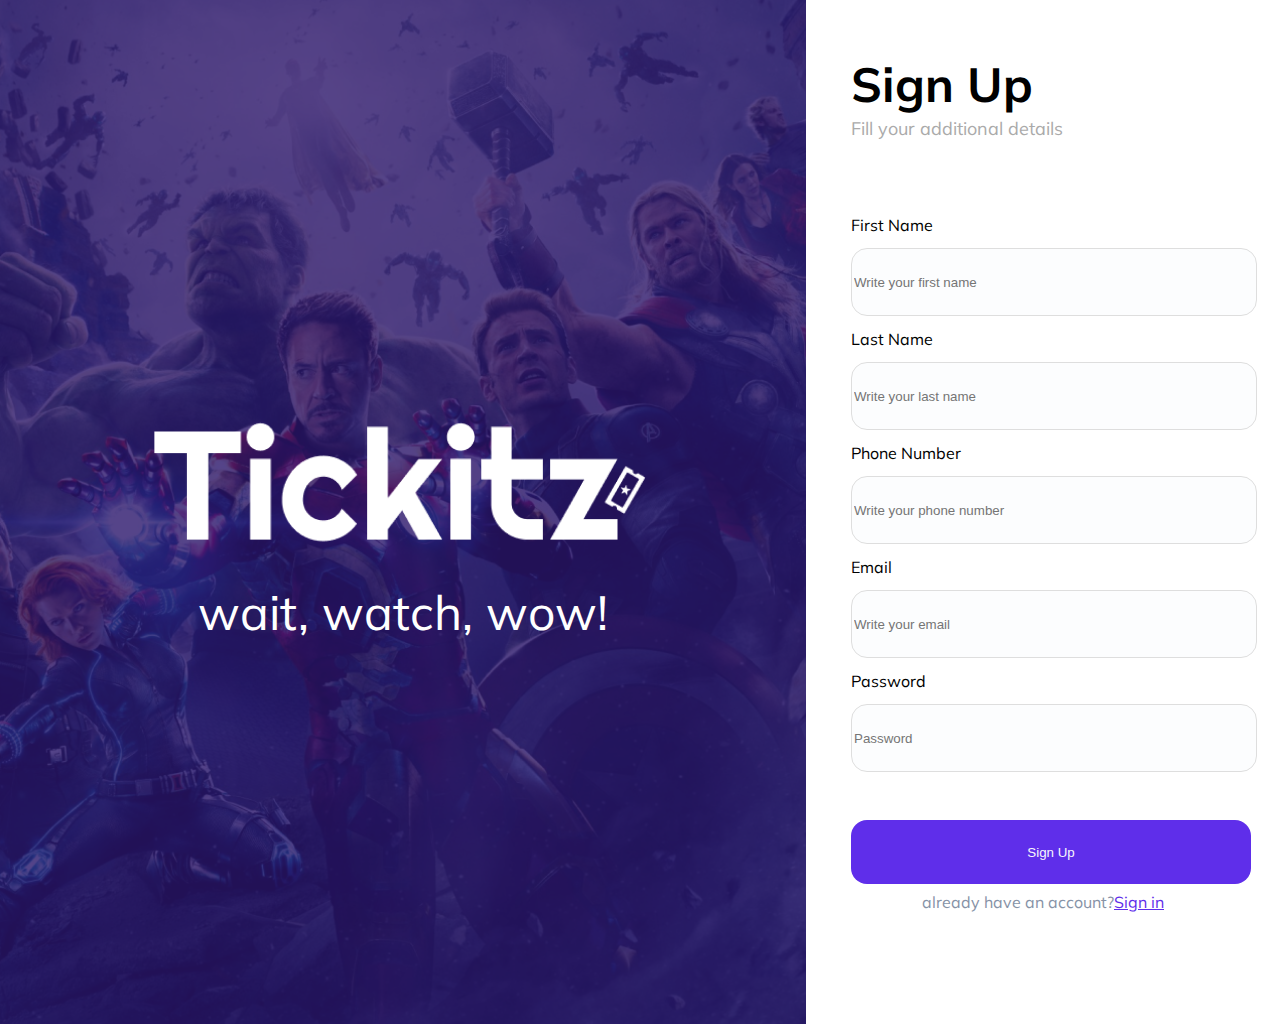
<file: signup.html>
<!DOCTYPE html>
<html lang="en">
<head>
    <meta charset="UTF-8">
    <meta name="viewport" content="width=device-width, initial-scale=1.0">
    <link rel="stylesheet" href="/css/signup.css">
    <link rel="preconnect" href="https://fonts.googleapis.com">
<link rel="preconnect" href="https://fonts.gstatic.com" crossorigin>
<link href="https://fonts.googleapis.com/css2?family=Mulish:wght@200&display=swap" rel="stylesheet">
    <title>Sign Up</title>
</head>
<body>
    <div class="poster">
        <div class="caption">
            <img src="/img/tickitz 1.png" alt="">
            <h2>wait, watch, wow!</h2>
        </div>
    </div>
    <div class="form-card">
        <div class="form-title">
            <img src="/img/Vector.png" class="logo">
            <h2>Sign Up</h2>
            <p>Fill your additional details</p>
    </div>
    
    <form>
    <label for="First Name" class="form-title">First Name</label>
    <input type="text" placeholder="Write your first name" required class="form-control">
    <label for="Last Name" class="form-title">Last Name</label>
    <input type="text" placeholder="Write your last name" required class="form-control">
    <label for="Phone Number" class="form-title">Phone Number</label>
    <input type="text" placeholder="Write your phone number" required class="form-control">
    <label for="Email" class="form-title">Email</label>
    <input type="text" placeholder="Write your email" required class="form-control">
    <label for="Password" class="form-title">Password</label>
    <input type="password" placeholder="Password" required class="form-control">
      <button type="submit" class="signup-btn">Sign Up</button>
      <p>already have an account?<a href="signin.html">Sign in</a>  </p>
    </form>
    </div>
    
</body>
</html>
</file>
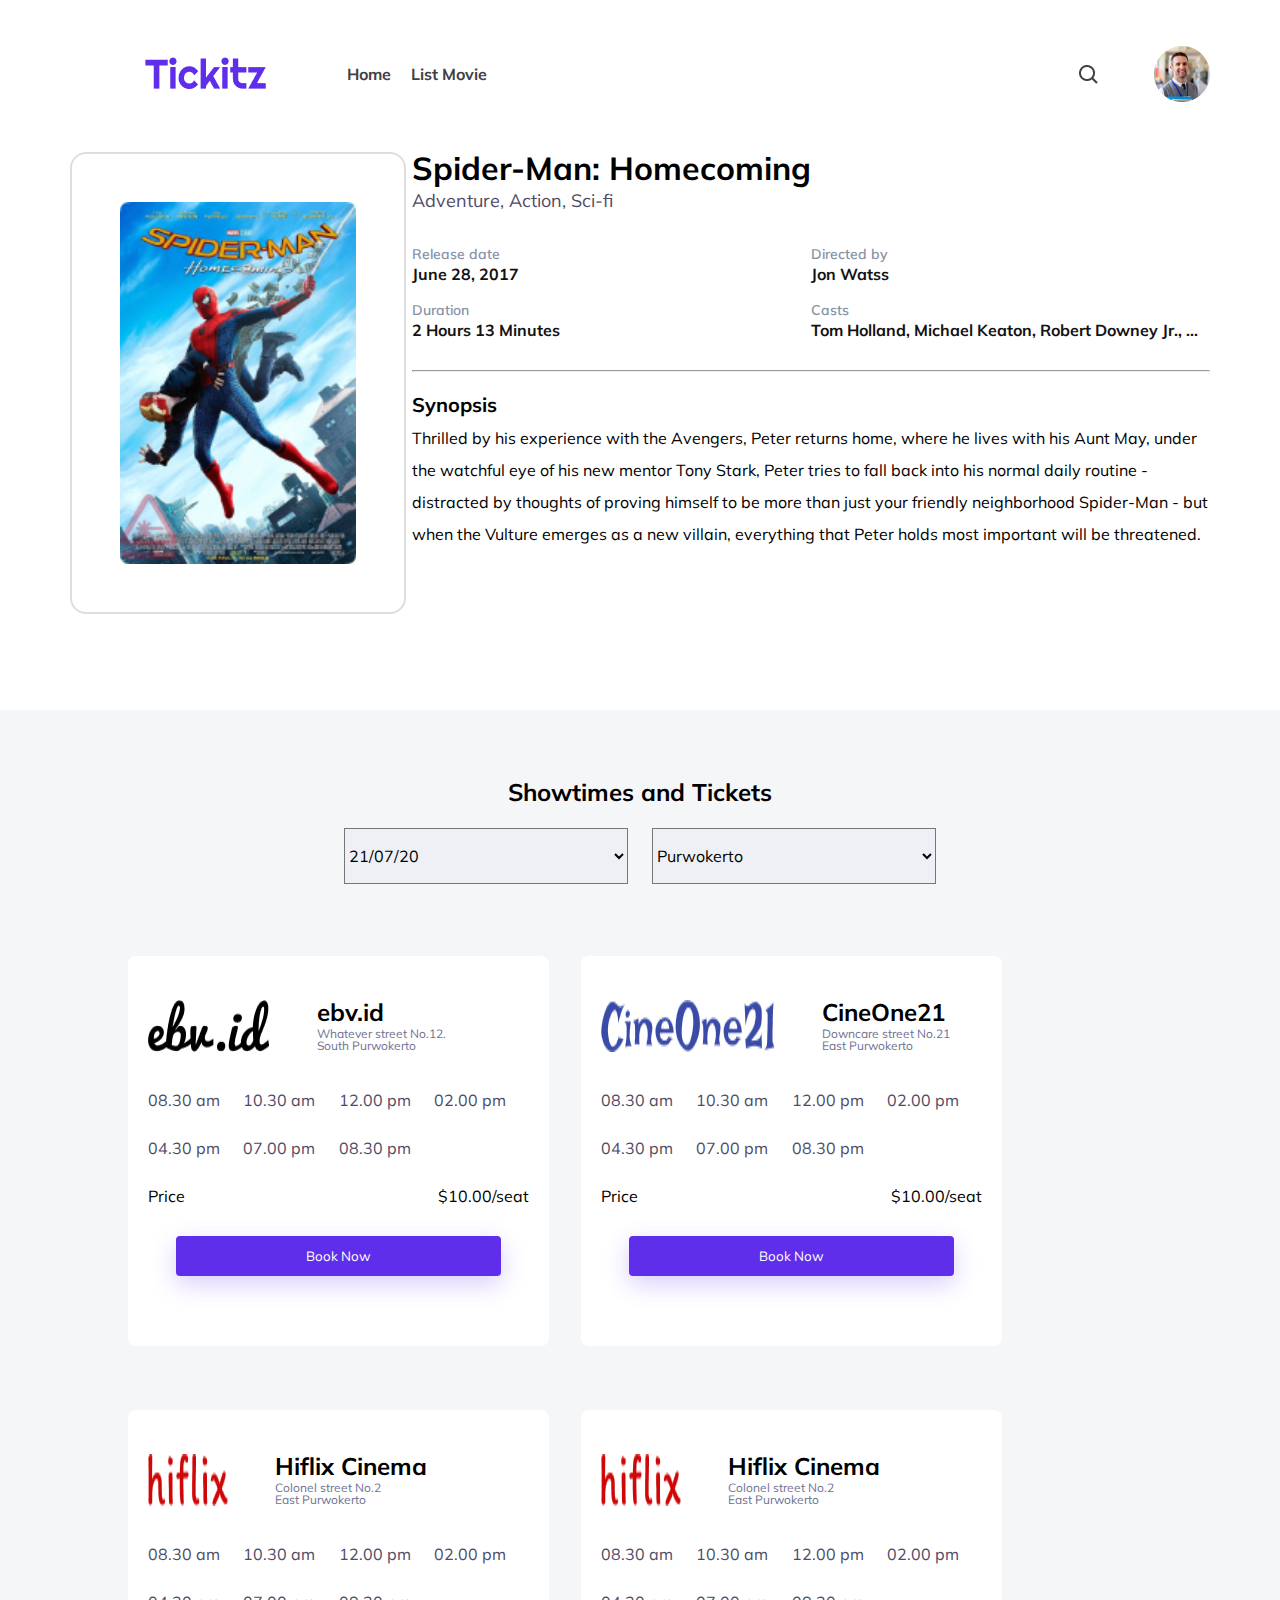
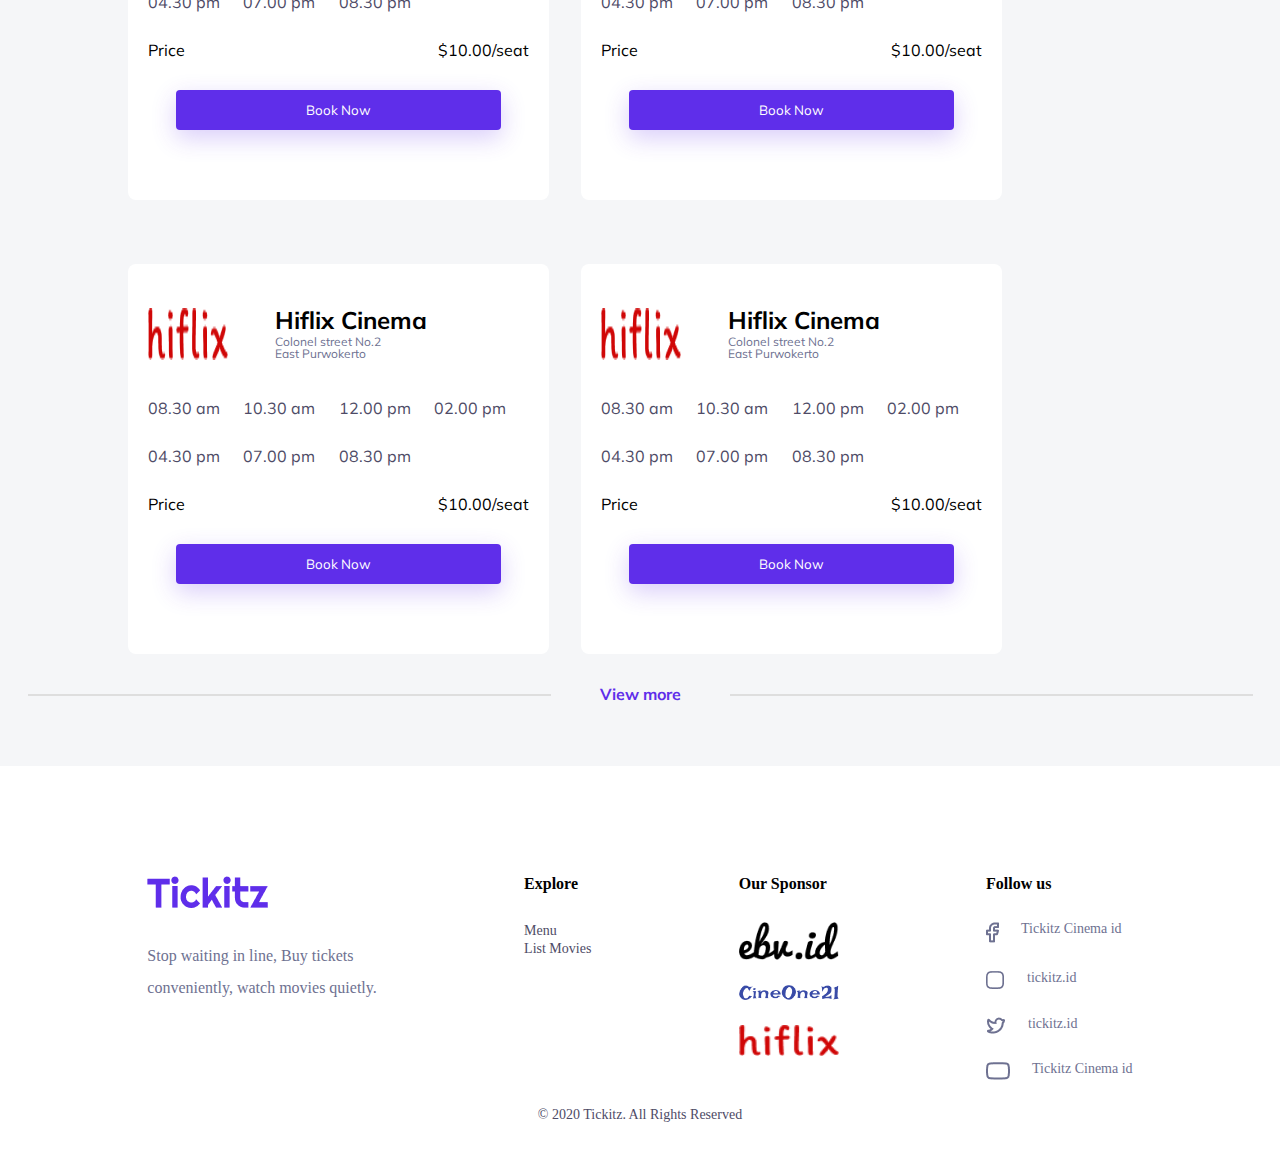
<file: html/detailsmovie.html>
<!DOCTYPE html>
<html lang="en">
<head>
    <meta charset="UTF-8">
    <meta name="viewport" content="width=device-width, initial-scale=1.0">
    <link rel="stylesheet" href="../css/detailsmovie.css">
    <link rel="preconnect" href="https://fonts.googleapis.com">
<link rel="preconnect" href="https://fonts.gstatic.com" crossorigin>
<link href="https://fonts.googleapis.com/css2?family=Mulish:wght@200&display=swap" rel="stylesheet">
    <title>Movie Details</title>
</head>
<body>
    <nav>
        <div class="left-section">
         <div class="logo">
             <img src="../img/Vector.png">
         </div>
         <ul class="menu">
             <li ><a href="home.html">Home</a></li>
             <li ><a href="detailsmovie.html">List Movie</a></li>
 
         </ul>
        </div>
        <div class="right-section">
         <img class="search" src="../img/search.png" >
         <img class="avatar" src="../img/Ellipse 11.png" >
        </div>
        <div class="menu-btn">
            <img src="../img/Group.png" alt="">
            
        </div>
        <ul class="menu-dropdown">
            <li><a href="home.html">Home</a></li>
            <li><a href="detailsmovie.html">List Movie</a></li>
            <li><a href="signin.html">Sign in</a></li>
            <li><a href="signup.html">Sign Up</a></li>
            <p>&#169; 2020 Tickitz. All Rights Reserved</p>
        </ul>
     </nav>
     <main class="movie-container">
        <div class="movie-logo">
            <div class="box">
                <img class="movie-banner" src="../img/movie1.png" alt="">
            </div>
        </div>
        <div class="movie-details">
            <div class="title">
                <h1>Spider-Man: Homecoming</h1>
            </div>
            <div class="genre">
                <h3>Adventure, Action, Sci-fi</h3>
            </div>
            <div class="details-container">
                <div class="details">
                    <p class="header">Release date</p>
                    <p class="caption">June 28, 2017</p>
                </div>
                <div class="details">
                    <p class="header">Directed by</p>
                    <p class="caption">Jon Watss</p>
                </div>
                <div class="details">
                    <p class="header">Duration</p>
                    <p class="caption">2 Hours 13 Minutes</p>
                </div>
                <div class="details">
                    <p class="header">Casts</p>
                    <p class="caption">Tom Holland, Michael Keaton, Robert Downey Jr., ...</p>
                </div>
            </div>
            <hr>
            <div class="synopsis">
                <p class="synopsis-title">Synopsis</p>
                <p class="caption">Thrilled by his experience with the Avengers, Peter returns home, 
                    where he lives with his Aunt May, under the watchful eye of his new mentor Tony Stark, 
                    Peter tries to fall back into his normal daily routine - distracted by thoughts of 
                    proving himself to be more than just your friendly neighborhood Spider-Man - 
                    but when the Vulture emerges as a new villain, everything that Peter holds most important 
                    will be threatened. </p>
            </div>
        </div>
     </main>

     <main class="showtime-tickets">
        <h1>Showtimes and Tickets</h1>
        <div class="date-location">
            <div class="date">
                <select name="" id="date">
                    <i class="fa fa-calendar left" aria-hidden="true"></i>
                    <option value="">21/07/20</option>
                </select>
            </div>
            <select name="Purwokerto" id="location">
                <option value="Purwokerto">Purwokerto</option>
                <option value="Sabang">Sabang</option>
                <option value="Merauke">Merauke</option>
                <option value="Bali">Bali</option></select>
        </div>
        
    <!-- studio container -->
    <div class="studio-container">
        <!-- studio 1 -->
        <div class="studio">
            <div class="studio-details"> 
                <img class="studio-img" src="../img/sponsor1.png" alt="">
                <div class="name-location">
                    <p class="studio-name">ebv.id</p>
                    <p class="studio-location">Whatever street No.12.<br> South Purwokerto</p>
                </div>
            </div>
                
           
           
       <div class="schedule"> 
        <p class="schedule-1">08.30 am</p>
        <p class="schedule-2">10.30 am</p>
        <p class="schedule-3">12.00 pm</p>
        <p class="schedule-4">02.00 pm</p>
        <p class="schedule-5">04.30 pm</p>
        <p class="schedule-6">07.00 pm</p>
        <p class="schedule-7">08.30 pm</p>
        </div>
        <div class="price">
            <p>Price</p>
            <p>$10.00/seat</p>
           </div>
            <button class="book-now">Book Now</button>
        </div>

        <!-- studio 2 -->
        <div class="studio">
            <div class="studio-details"> 
                <img class="studio-img" src="../img/sponsor2.png" alt="">
                <div class="name-location">
                    <p class="studio-name">CineOne21</p>
                    <p class="studio-location">Downcare street No.21<br> East Purwokerto</p>
                </div>
            </div>
                
           
           
       <div class="schedule"> 
        <p class="schedule-1">08.30 am</p>
        <p class="schedule-2">10.30 am</p>
        <p class="schedule-3">12.00 pm</p>
        <p class="schedule-4">02.00 pm</p>
        <p class="schedule-5">04.30 pm</p>
        <p class="schedule-6">07.00 pm</p>
        <p class="schedule-7">08.30 pm</p>
        </div>
        <div class="price">
            <p>Price</p>
            <p>$10.00/seat</p>
           </div>
            <button class="book-now">Book Now</button>
        </div>

        <!-- studio 3 -->
        <div class="studio">
            <div class="studio-details"> 
                <img class="studio-img" src="../img/sponsor3.png" alt="">
                <div class="name-location">
                    <p class="studio-name">Hiflix Cinema</p>
                    <p class="studio-location">Colonel street No.2<br> East Purwokerto</p>
                </div>
            </div>
                
           
           
       <div class="schedule"> 
        <p class="schedule-1">08.30 am</p>
        <p class="schedule-2">10.30 am</p>
        <p class="schedule-3">12.00 pm</p>
        <p class="schedule-4">02.00 pm</p>
        <p class="schedule-5">04.30 pm</p>
        <p class="schedule-6">07.00 pm</p>
        <p class="schedule-7">08.30 pm</p>
        </div>
        <div class="price">
            <p>Price</p>
            <p>$10.00/seat</p>
           </div>
            <button class="book-now">Book Now</button>
        </div>

        <!-- studio 4 -->
        <div class="studio">
            <div class="studio-details"> 
                <img class="studio-img" src="../img/sponsor3.png" alt="">
                <div class="name-location">
                    <p class="studio-name">Hiflix Cinema</p>
                    <p class="studio-location">Colonel street No.2<br> East Purwokerto</p>
                </div>
            </div>
                
        
           
       <div class="schedule"> 
        <p class="schedule-1">08.30 am</p>
        <p class="schedule-2">10.30 am</p>
        <p class="schedule-3">12.00 pm</p>
        <p class="schedule-4">02.00 pm</p>
        <p class="schedule-5">04.30 pm</p>
        <p class="schedule-6">07.00 pm</p>
        <p class="schedule-7">08.30 pm</p>
        </div>
        <div class="price">
            <p>Price</p>
            <p>$10.00/seat</p>
           </div>
            <button class="book-now">Book Now</button>
        </div>

        <!-- studio 5 -->
        <div class="studio">
            <div class="studio-details"> 
                <img class="studio-img" src="../img/sponsor3.png" alt="">
                <div class="name-location">
                    <p class="studio-name">Hiflix Cinema</p>
                    <p class="studio-location">Colonel street No.2<br> East Purwokerto</p>
                </div>
            </div>
                
           
           
       <div class="schedule"> 
        <p class="schedule-1">08.30 am</p>
        <p class="schedule-2">10.30 am</p>
        <p class="schedule-3">12.00 pm</p>
        <p class="schedule-4">02.00 pm</p>
        <p class="schedule-5">04.30 pm</p>
        <p class="schedule-6">07.00 pm</p>
        <p class="schedule-7">08.30 pm</p>
        </div>
        <div class="price">
            <p>Price</p>
            <p>$10.00/seat</p>
           </div>
            <button class="book-now">Book Now</button>
        </div>

        <!-- studio 6 -->
        <div class="studio">
            <div class="studio-details"> 
                <img class="studio-img" src="../img/sponsor3.png" alt="">
                <div class="name-location">
                    <p class="studio-name">Hiflix Cinema</p>
                    <p class="studio-location">Colonel street No.2<br> East Purwokerto</p>
                </div>
            </div>
                
           
           
       <div class="schedule"> 
        <p class="schedule-1">08.30 am</p>
        <p class="schedule-2">10.30 am</p>
        <p class="schedule-3">12.00 pm</p>
        <p class="schedule-4">02.00 pm</p>
        <p class="schedule-5">04.30 pm</p>
        <p class="schedule-6">07.00 pm</p>
        <p class="schedule-7">08.30 pm</p>
        </div>
        <div class="price">
            <p>Price</p>
            <p>$10.00/seat</p>
           </div>
            <button class="book-now">Book Now</button>
        </div>
        <!-- end of main studio container div -->
        </div>
       <a href="#" class="view-more">View more</a>
     </main>


<!-- footer -->
     <footer>
        <div class="footer">
            <div class="tickitz">
                <img src="../img/Vector.png" alt="">
                <p>Stop waiting in line, Buy tickets <br>conveniently, watch movies quietly.</p>
            </div>
            <div class="explore">
                <h3>Explore</h3>
                <a href="#">Menu</a>
                <a href="#">List Movies</a>
                </ul>
            </div>
            <div class="sponsor">
                <h3>Our Sponsor</h3>
                <img src="../img/sponsor1.png" alt="">
                <img src="../img/sponsor2.png" alt="">
                <img src="../img/sponsor3.png" alt="">
            </div>
            <div class="social-media">
                <h3>Follow us</h3>
                <div class="socmed">
                    <img src="../img/fb.png" >
                    <p>Tickitz Cinema id</p>
                </div>
                
                <div class="socmed">
                    <img src="../img/instagram.png" >
                    <p>tickitz.id</p>
                </div>
                
                <div class="socmed">
                    <img src="../img/twitter.png" >
                    <p>tickitz.id</p>
                </div>
                
                <div class="socmed">
                    <img src="../img/youtube.png" >
                    <p>Tickitz Cinema id</p>
                </div>
            </div>
        </div>
        <p class="copyright">&#169; 2020 Tickitz. All Rights Reserved</p>
        </footer>
</body>

<script>
const menuBtn = document.querySelector('.menu-btn');
const menuDropdown = document.querySelector('.menu-dropdown');

menuBtn.addEventListener('click', () => {
  menuDropdown.classList.toggle('show-dropdown');
});
</script>
</html>
</file>
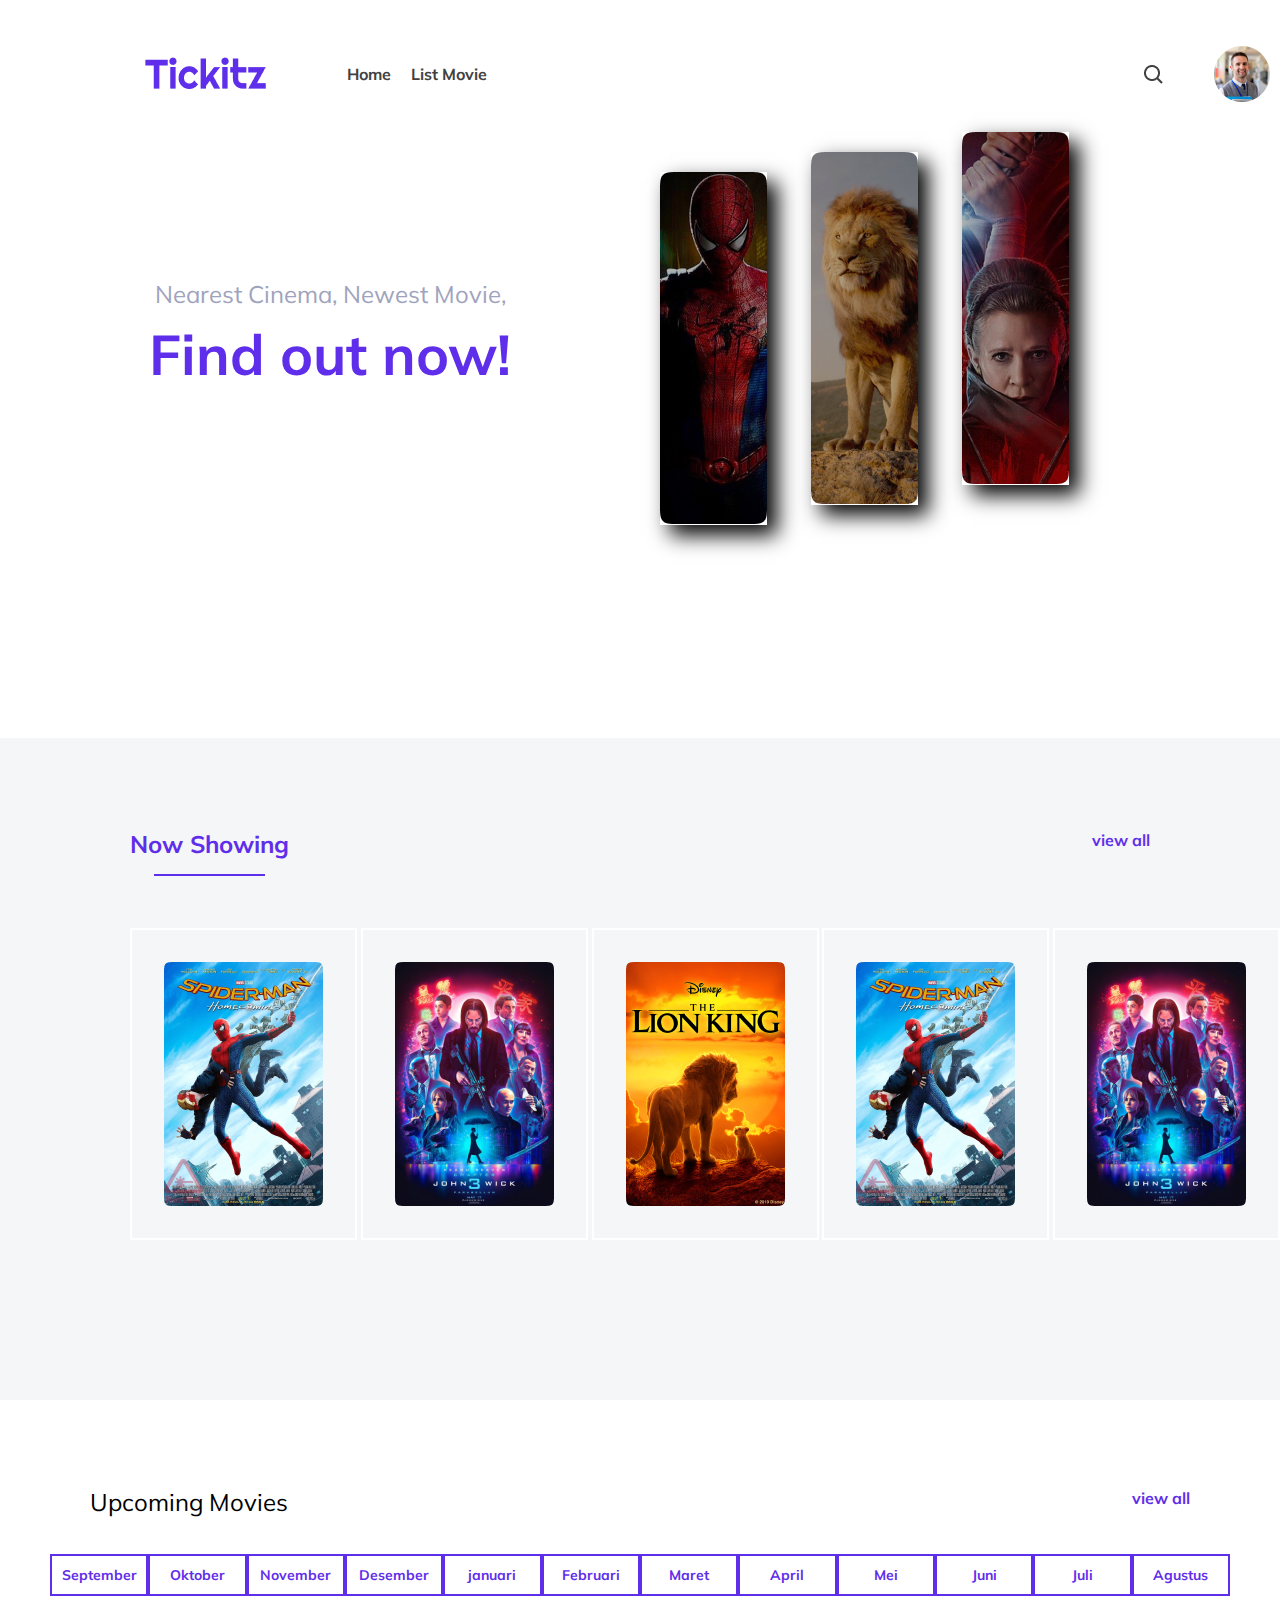
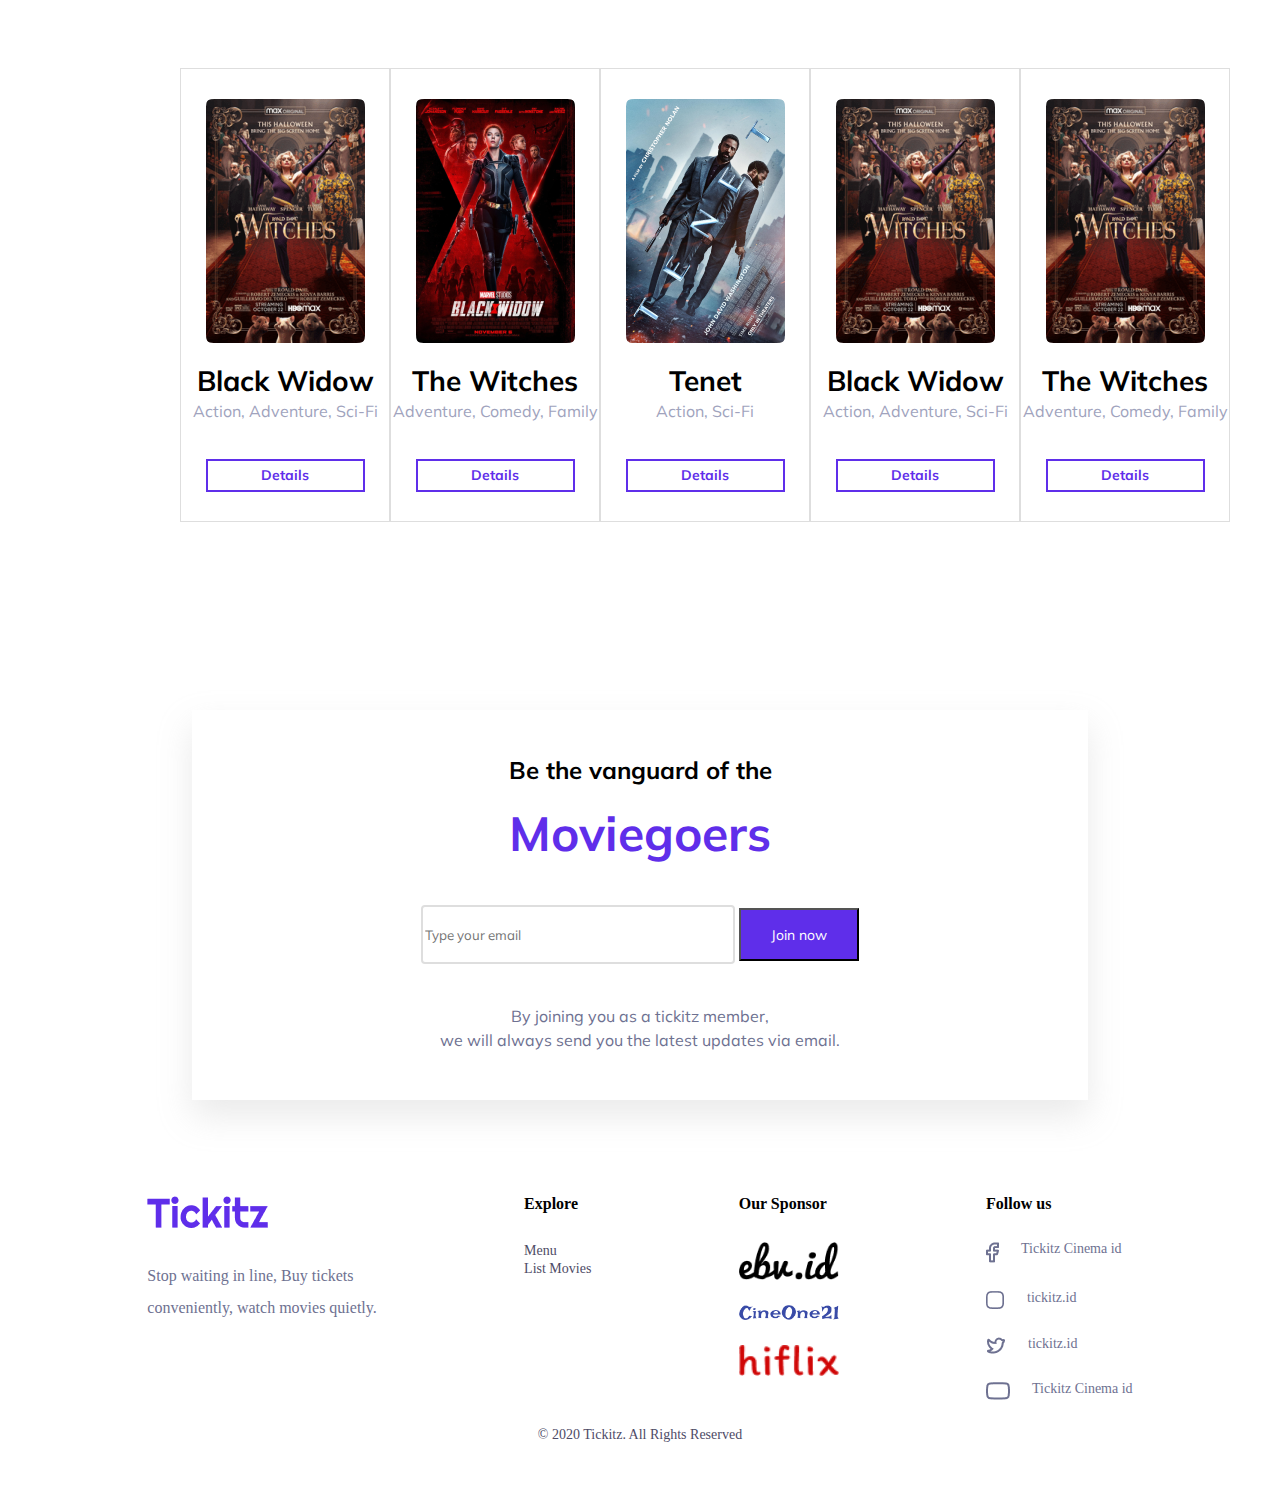
<file: html/home.html>
<!DOCTYPE html>
<html lang="en">
<head>
    <meta charset="UTF-8">
    <meta name="viewport" content="width=device-width, initial-scale=1.0">
    <link rel="stylesheet" href="../css/home.css">
    <link rel="preconnect" href="https://fonts.googleapis.com">
<link rel="preconnect" href="https://fonts.gstatic.com" crossorigin>
<link href="https://fonts.googleapis.com/css2?family=Mulish:wght@200&display=swap" rel="stylesheet">
    <title>Home Page</title>
</head>
<body>
    <nav>
        <div class="left-section">
         <div class="logo">
             <img src="../img/Vector.png">
         </div>
         <ul class="menu">
             <li ><a href="#">Home</a></li>
             <li ><a href="#">List Movie</a></li>
 
         </ul>
        </div>
        <div class="right-section">
         <img class="search" src="../img/search.png" >
         <img class="avatar" src="../img/Ellipse 11.png" >
        </div>
        <div class="menu-btn">
            <img src="../img/Group.png" alt="">
            
        </div>
        <ul class="menu-dropdown">
            <li><a href="#">Home</a></li>
            <li><a href="#">List Movie</a></li>
            <li><a href="#">Sign in</a></li>
            <li><a href="#">Sign Up</a></li>
            <p>&#169; 2020 Tickitz. All Rights Reserved</p>
        </ul>
     </nav>
    <div class="content">
        <div class="caption">
            <p>Nearest Cinema, Newest Movie,</p>
            <h1>Find out now!</h1>
        </div>
        <div class="image-container">
            <img class="image1" src="../img/home 1.png">
            <img class="image2" src="../img/home 2.png">
            <img class="image3" src="../img/home 3.png">
        </div>
    </div>

 <main class="now-showing">
    <div class="header">
    <p>Now Showing</p>
    <a href="#">view all</a>
</div>
<div class="movie-container">
    <div class="box"><img class="" src="../img/movie1.png"></div>
    <div class="box"><img class="" src="../img/movie2.png"></div>
    <div class="box"><img class="" src="../img/movie3.png"></div>
    <div class="box"><img class="" src="../img/movie1.png"></div>
    <div class="box"><img class="" src="../img/movie2.png"></div>
</div></main>

<main class="upcoming">
<div class="header">
    <p>Upcoming Movies</p>
    <a href="#">view all</a>
</div>
<div class="months">
    <button class="months-btn">September</button>
    <button class="months-btn">Oktober</button>
    <button class="months-btn">November</button>
    <button class="months-btn">Desember</button>
    <button class="months-btn">januari</button>
    <button class="months-btn">Februari</button>
    <button class="months-btn">Maret</button>
    <button class="months-btn">April</button>
    <button class="months-btn">Mei</button>
    <button class="months-btn">Juni</button>
    <button class="months-btn">Juli</button>
    <button class="months-btn">Agustus</button>
</div>

<div class="movie-container" id="upcoming-movies">
    <div class="box">
        <img src="../img/upcoming1.png" alt="">
        <h2>Black Widow</h2>
        <p>Action, Adventure, Sci-Fi</p>
        <button class="details-btn">Details</button>
    </div>
    <div class="box"><img src="../img/upcoming2.png" alt="">
        <h2>The Witches</h2>
        <p>Adventure, Comedy, Family</p>
        <button class="details-btn">Details</button></div>
    <div class="box"><img src="../img/upcoming3.png" alt="">
        <h2>Tenet</h2>
        <p>Action, Sci-Fi</p>
        <button class="details-btn">Details</button></div>
    <div class="box"><img src="../img/upcoming1.png" alt="">
        <h2>Black Widow</h2>
        <p>Action, Adventure, Sci-Fi</p>
        <button class="details-btn">Details</button></div>
    <div class="box"><img src="../img/upcoming1.png" alt="">
        <h2>The Witches</h2>
        <p>Adventure, Comedy, Family</p>
        <button class="details-btn">Details</button></div>
</div>
</main>

<main class="join-member">
    <h2>Be the vanguard of the</h2>
    <h1>Moviegoers</h1>
    <div class="email-form">
        <input class="email" type="email" placeholder="Type your email" required>
        <button class="join-btn">Join now</button>
    </div>
    <p>By joining you as a tickitz member,<br>we will always send you the latest updates via email.</p>
</main>

<footer>
<div class="footer">
    <div class="tickitz">
        <img src="../img/Vector.png" alt="">
        <p>Stop waiting in line, Buy tickets <br>conveniently, watch movies quietly.</p>
    </div>
    <div class="explore">
        <h3>Explore</h3>
        <a href="#">Menu</a>
        <a href="#">List Movies</a>
        </ul>
    </div>
    <div class="sponsor">
        <h3>Our Sponsor</h3>
        <img src="../img/sponsor1.png" alt="">
        <img src="../img/sponsor2.png" alt="">
        <img src="../img/sponsor3.png" alt="">
    </div>
    <div class="social-media">
        <h3>Follow us</h3>
        <div class="socmed">
            <img src="../img/fb.png" >
            <p>Tickitz Cinema id</p>
        </div>
        
        <div class="socmed">
            <img src="../img/instagram.png" >
            <p>tickitz.id</p>
        </div>
        
        <div class="socmed">
            <img src="../img/twitter.png" >
            <p>tickitz.id</p>
        </div>
        
        <div class="socmed">
            <img src="../img/youtube.png" >
            <p>Tickitz Cinema id</p>
        </div>
    </div>
</div>
<p class="copyright">&#169; 2020 Tickitz. All Rights Reserved</p>
</footer>
</body>
<script>
    const menuBtn = document.querySelector('.menu-btn');
    const menuDropdown = document.querySelector('.menu-dropdown');
    
    menuBtn.addEventListener('click', () => {
      menuDropdown.classList.toggle('show-dropdown');
    });
    </script>
</html>
</file>
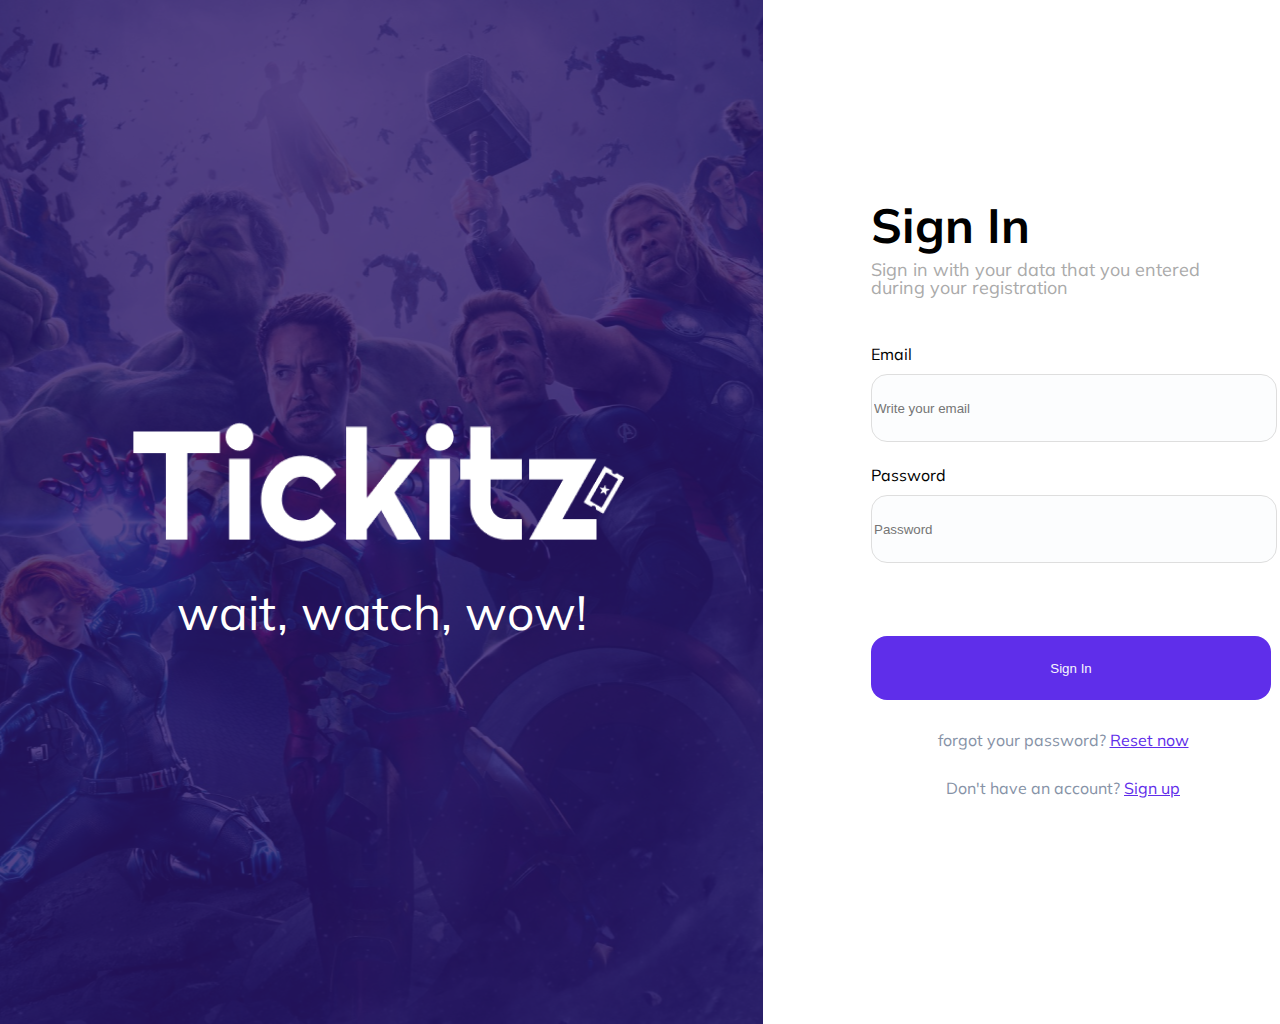
<file: html/signin.html>
<!DOCTYPE html>
<html lang="en">
<head>
    <meta charset="UTF-8">
    <meta name="viewport" content="width=device-width, initial-scale=1.0">
    <link rel="stylesheet" href="../css/signin.css">
    <link rel="preconnect" href="https://fonts.googleapis.com">
<link rel="preconnect" href="https://fonts.gstatic.com" crossorigin>
<link href="https://fonts.googleapis.com/css2?family=Mulish:wght@200&display=swap" rel="stylesheet">
    <title>Sign In</title>
</head>
<body>
    <div class="poster">
        <!-- <img src="../img/image 1.png" alt=""> -->
        <div class="caption">
            <img src="../img/tickitz 1.png" alt="">
            <h2>wait, watch, wow!</h2>
        </div>
    </div>
    <div class="form-card">
        <div class="form-title">
            <img src="../img/Vector.png" class="logo">
            <h2>Sign In</h2>
            <p>Sign in with your data that you entered during your registration</p>
    </div>
    
    <form>
    <label for="Email" class="form-title">Email</label>
    <input type="text" placeholder="Write your email" required class="form-control">
    <label for="Password" class="form-title">Password</label>
    <input type="password" placeholder="Password" required class="form-control">
      <button type="submit" class="signin-btn">Sign In</button>
      <p>forgot your password? <a href="#">Reset now</a>  </p>
      <p>Don't have an account? <a href="#">Sign up</a></p>
    </form>
    </div>
    
</body>
</html>
</file>
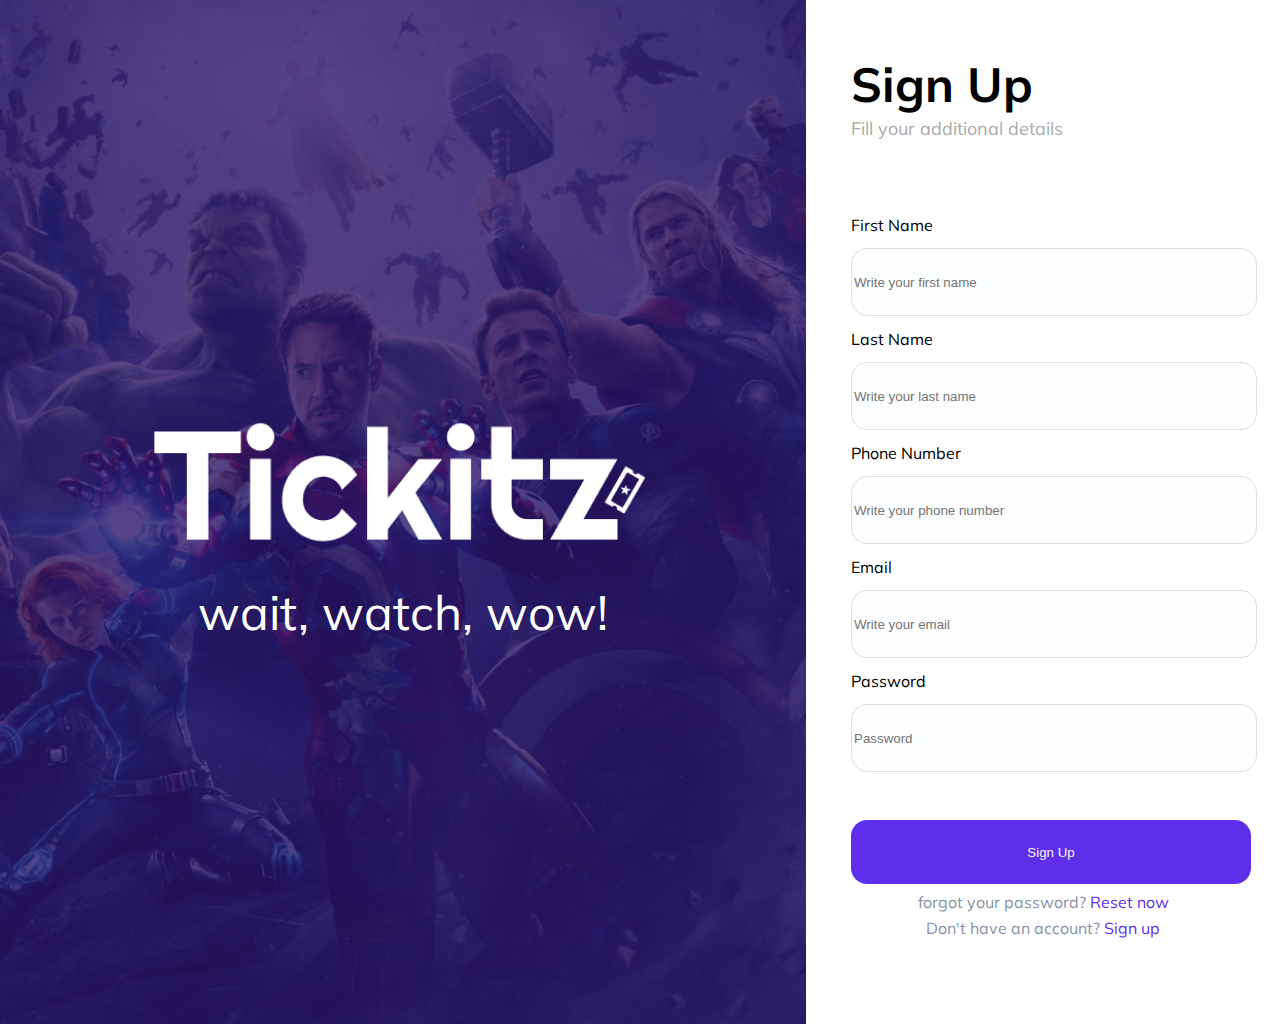
<file: html/signup.html>
<!DOCTYPE html>
<html lang="en">
<head>
    <meta charset="UTF-8">
    <meta name="viewport" content="width=device-width, initial-scale=1.0">
    <link rel="stylesheet" href="../css/signup.css">
    <link rel="preconnect" href="https://fonts.googleapis.com">
<link rel="preconnect" href="https://fonts.gstatic.com" crossorigin>
<link href="https://fonts.googleapis.com/css2?family=Mulish:wght@200&display=swap" rel="stylesheet">
    <title>Sign Up</title>
</head>
<body>
    <div class="poster">
        <div class="caption">
            <img src="/img/tickitz 1.png" alt="">
            <h2>wait, watch, wow!</h2>
        </div>
    </div>
    <div class="form-card">
        <div class="form-title">
            <img src="../img/Vector.png" class="logo">
            <h2>Sign Up</h2>
            <p>Fill your additional details</p>
    </div>
    
    <form>
    <label for="First Name" class="form-title">First Name</label>
    <input type="text" placeholder="Write your first name" required class="form-control">
    <label for="Last Name" class="form-title">Last Name</label>
    <input type="text" placeholder="Write your last name" required class="form-control">
    <label for="Phone Number" class="form-title">Phone Number</label>
    <input type="text" placeholder="Write your phone number" required class="form-control">
    <label for="Email" class="form-title">Email</label>
    <input type="text" placeholder="Write your email" required class="form-control">
    <label for="Password" class="form-title">Password</label>
    <input type="password" placeholder="Password" required class="form-control">
      <button type="submit" class="signup-btn">Sign Up</button>
      <p>forgot your password? <a>Reset now</a>  </p>
      <p>Don't have an account? <a>Sign up</a></p>
    </form>
    </div>
    
</body>
</html>
</file>
<file: css/index.css>
/* http://meyerweb.com/eric/tools/css/reset/ 
   v2.0 | 20110126
   License: none (public domain)
*/

html, body, div, span, applet, object, iframe,
h1, h2, h3, h4, h5, h6, p, blockquote, pre,
a, abbr, acronym, address, big, cite, code,
del, dfn, em, img, ins, kbd, q, s, samp,
small, strike, strong, sub, sup, tt, var,
b, u, i, center,
dl, dt, dd, ol, ul, li,
fieldset, form, label, legend,
table, caption, tbody, tfoot, thead, tr, th, td,
article, aside, canvas, details, embed, 
figure, figcaption, footer, header, hgroup, 
menu, nav, output, ruby, section, summary,
time, mark, audio, video {
	margin: 0;
	padding: 0;
	border: 0;
	font-size: 100%;
	font: inherit;
	vertical-align: baseline;
}
/* HTML5 display-role reset for older browsers */
article, aside, details, figcaption, figure, 
footer, header, hgroup, menu, nav, section {
	display: block;
}
body {
	line-height: 1;
}
ol, ul {
	list-style: none;
}
blockquote, q {
	quotes: none;
}
blockquote:before, blockquote:after,
q:before, q:after {
	content: '';
	content: none;
}
table {
	border-collapse: collapse;
	border-spacing: 0;
}

* {
    font-family: 'Mulish', sans-serif;
}
/* NAVBAR SECTION */
.menu-dropdown {
    display: none;
  }
  
.menu-btn {
    display: none;
  }
  
nav {
    display: flex;
    flex-direction: row ;
    justify-content: space-between;
    background-color: #FFFFFF;
    padding: 10px;
    margin-top: 36px;
}
.mobile-menu {
    display: none;
}

.left-section {
    display: flex;
    align-items: center;
}

.logo img {
    width: 120 px;
    height: 100%;
    margin-left: 135px;
}
.menu {
    list-style: none;
    display: flex;
    gap: 20px;
    margin-left: 81px;
  }
  
.menu li a {
    text-decoration: none;
    color: #414141;
    font-weight: bold;
    font-family: 'Mulish', sans-serif;
  }
  .right-section {
    display: flex;
    align-items: center;
    gap: 51px;
  }
  .signup-btn {
    background-color: #5f2eea;
    color: #fff;
    padding: 10px 20px;
    border-radius: 5px;
    text-decoration: none;
    margin-right: 130px;
    font-family: 'Mulish', sans-serif;
  }

/* CONTENT SECTION */
.content {
    padding: 20px;
    display: flex;
    flex-direction: row;
    padding-bottom: 250px;
}

.caption {
    width: 50%;
    display: flex;
    flex-direction: column;
    align-items: center;
    justify-content: center;
    text-align: center;
    color: black;
    height: 100%;
  }

.caption p {
    font-size: 24px;
    font-family: 'Mulish', sans-serif;
    position: relative;
    top:150px;
    color: #A0A3BD;
}

.caption h1 {
    font-size: 56px;
    position: relative;
    font-family: 'Mulish', sans-serif;
    font-weight: bold;
    color: #5F2EEA;
    top:170px;
}

.content .image-container {
    width: 50%;
    border-radius: 10px;
}

.image-container img {
    box-shadow: 10px 10px 20px;
   
}

.image-container .image1{
    position: relative;
    top: 40px;
    left: 20px;
    filter:brightness(70%)
}

.image-container .image2{
    position: relative;
    top: 20px;
    left: 60px;
    filter:brightness(70%)
}
.image-container .image3{
    position: relative;
    left: 100px;
    filter:brightness(70%)
}

.now-showing{
    padding-top: 30px;
    padding-bottom: 160px;
    background-color: #F5F6F8;
}
.now-showing .header{
    margin-top: 64px;
    margin-left: 130px;
    margin-right: 130px;
    display: flex;
    flex-direction: row;
    justify-content: space-between;
}

.now-showing .header p {
    color: #5F2EEA;
    font-family: 'Mulish', sans-serif;
    text-decoration: none;
    font-weight: bolder;
    font-size: 24px;
    position: relative;
}
.header a {
    color: #5F2EEA;
    font-family: 'Mulish', sans-serif;
    text-decoration: none;
    font-weight: bold;
    font-size: 16px;
}

.now-showing .header p::after {
    content: "";
    display: block;
    border-bottom: 2px solid #5F2EEA;
    position: absolute;
    left: 15%; 
    bottom: -20px;
    width: 70%; 
}

.movie-container {
    display: flex;
    flex-direction: row;
    justify-content: space-between;
    margin-left: 130px;
    margin-top: 72px;
}

.movie-container .box {
    width: 223px;
    height: 308px;
    display: flex;
    flex-direction: column;
    justify-content: center;
    align-items: center;
    border: 2px solid #FFFFFF;
    cursor: pointer;
    transition: transform 0.3s ease;
}

.box-details {
    display: none;
}

.movie-container .box:hover {
    transform: scale(1.3);
}

.movie-container .box:hover .banner-movie {
  transform: scale(0.8);
}

.movie-container .box:hover .box-details {
    display: block;
    display: flex;
    flex-direction: column;
    justify-content: center;
    align-items: center;
}
.box-details h2 {
    font-size: 18px;
    font-family: 'Mulish', sans-serif;
    font-weight: bold;
    text-align: center;
    margin-bottom: 4px;
}

.box-details p{
    font-size: 12px;
    color: #A0A3BD;
    font-family: 'Mulish', sans-serif;
    margin-bottom: 3px;
}

.upcoming {
    padding: 50px;
    margin-bottom: 138px;
}

.upcoming .header {
    display: flex;
    flex-direction: row;
    justify-content: space-between;
    padding: 40px;
}

.upcoming .header p {
    font-size: 24px;

}
.months {
    display: flex;
    flex-direction: row;
    justify-content: space-between;
}
.months-btn {
    width: 127px;
    height: 42px;
    background-color: #FFFFFF;
    border: 2px solid #5F2EEA;
    font-size: 14px;
    color: #5F2EEA;
    font-weight: bolder;
}
.months-btn:hover{
    cursor: pointer;
    color: white;
    background-color: #5F2EEA;
}

#upcoming-movies .box {
    width: 223px;
    height: 452px;
    display: flex;
    flex-direction: column;
    border: 1px solid #DEDEDE;
}

#upcoming-movies .box h2 {
    margin-top: 24px;
    margin-bottom: 8px;
    font-size: 28px;
    font-weight: bolder;
    color: black;
}

#upcoming-movies .box p {
    color: #A0A3BD;
    margin-bottom: 40px;
}

.box .details-btn {
    width: 159px;
    height: 33px;
    background-color: #FFFFFF;
    border: 2px solid #5F2EEA;
    font-size: 14px;
    color: #5F2EEA;
    font-weight: bolder;
}

.box .details-btn:hover{
    cursor: pointer;
    background-color: #5F2EEA;
    color: white;
}
.join-member{
    display: flex;
    flex-direction: column;
    align-items: center;
    box-shadow: 0px 16px 32px rgba(186, 186, 186, 0.3);
    width: 70%;
    margin-left: 15%;
    margin-right: 15%;
    margin-bottom: 96px;
}
.join-member h2 {
    margin-top: 48px;
    font-size: 24px;
    color: black;
    margin-bottom: 27px;
    font-weight: bold;
}

.join-member h1{
    color: #5F2EEA;
    font-size: 48px;
    font-weight: bolder;
    margin-bottom: 48px;
}
.email-form{
    margin-bottom: 40px;
}
.email-form .email {
    border: 2px solid #DEDEDE;
    border-radius: 4px;
    width: 306px;
    height: 53px;
}

.email-form .join-btn {
    background-color: #5F2EEA;
    font-size: 14px;
    color: white;
    width: 120px;
    height: 53px;
}

.join-btn:hover{
    cursor: pointer;
}
.join-member p {
    line-height: 24px;
    color: #6E7191;
    margin-bottom: 48px;
    text-align: center;
}

.footer {
    display: flex;
    flex-direction: row;
    justify-content: space-evenly;
}

.tickitz p{
    color: #6E7191;
    font-size: 16px;
    line-height: 32px;
    margin-top: 29px;
}

.footer h3 {
    color: black;
    font-size: 16px;
    font-weight: bolder;
    margin-bottom: 30px;
}

.explore {
    display: flex;
    flex-direction: column;
}
.explore .menu {
    display: flex;
    flex-direction: column;
}

.explore a {
    text-decoration: none;
    font-size: 14px;
    color: #4E4B66;
    line-height: 18px;
}

.sponsor {
    display: flex;
    flex-direction: column;
   
}
.sponsor img {
    height: auto;
    width: 100px;
    margin-bottom: 25px;
}

.socmed {
    display: flex;
    flex-direction: row;
    margin-bottom: 28px;
}

.socmed p {
    margin-left: 22px;
    font-size: 14px;
    color: #6E7191;
}

footer .copyright {
    text-align: center;
    margin-bottom: 47px;
    font-size: 14px;
    color: #4E4B66;
}

@media screen and (max-width:500px) {
    /* NAVBAR SECTION */
    .logo img {
        margin-left: 24px;
    }
    .menu {
        display: none;
    }
    .right-section {
        display: none;
    }
    .menu-btn {
        margin-right: 39px;
        cursor: pointer;
        display: block;
    }
    .menu-dropdown {
        display: none;
        width: 100%;
        background-color: #FFFFFF;
        position:absolute;
        top: 15%;
      }
    .menu-dropdown.show-dropdown {
        display: block;
      }
    .menu-dropdown li, .menu-dropdown p {
        display: block;
        text-align: center;
        font-size: 16px;
        font-family: 'Mulish', sans-serif;
        text-decoration: none;
        border: 1px solid #DEDEDE;
        padding-top: 16px;
        padding-bottom: 16px;
        font-weight: bold;
        color: black;
        background-color: #fffF;
        position: relative;
        z-index: 22;
    }
    li a {
        text-decoration: none;
    }
    .content {
        display: flex;
        flex-direction: column;
    }
    .content .caption {
        width: 100%;
        margin-bottom: 200px;
    }
    .content .image-container {
        width: 100%;
    }
    .now-showing .header {
        margin-left: 0;
        margin-right: 24px;
    }
    .now-showing .movie-container {
        overflow-x: auto;
        margin-left: 0;
        gap: 16px;
    }

    .upcoming .header {
        padding: 0;
        margin-bottom: 32px;

    }
    .upcoming .months {
        overflow-x: auto;
        display: flex;
        gap: 12px;
    }
    .months-btn {
        width: 127px;
        height: 42px;
    }

    .upcoming .movie-container {
        overflow-x: auto;
        margin-left: 0;
        gap: 16px;
    }

    #upcoming-movies .box h2 {
        font-size: 14px;
    }
    #upcoming-movies .box p {
        font-size: 11px;
    }
    .email-form {
        display: flex;
        flex-direction: column;
        align-items: center;
        justify-content: center;
    }
    .email-form .join-btn {
        width: 263px;
        height: 46px;
    }
    .email-form .email {
        width: 263px;
        height: 46px;
        margin-bottom: 16px;
    }

    .footer {
        display: flex;
        flex-direction: column;
        margin-left: 25px;
    }
    .sponsor{
        flex-direction: row;
    }
    .social-media{
        flex-direction: row;
        display: flex;
    }
    .social-media .socmed p {
        display: none;
    }
}
</file>
<file: css/detailsmovie.css>
/* http://meyerweb.com/eric/tools/css/reset/ 
   v2.0 | 20110126
   License: none (public domain)
*/

html, body, div, span, applet, object, iframe,
h1, h2, h3, h4, h5, h6, p, blockquote, pre,
a, abbr, acronym, address, big, cite, code,
del, dfn, em, img, ins, kbd, q, s, samp,
small, strike, strong, sub, sup, tt, var,
b, u, i, center,
dl, dt, dd, ol, ul, li,
fieldset, form, label, legend,
table, caption, tbody, tfoot, thead, tr, th, td,
article, aside, canvas, details, embed, 
figure, figcaption, footer, header, hgroup, 
menu, nav, output, ruby, section, summary,
time, mark, audio, video {
	margin: 0;
	padding: 0;
	border: 0;
	font-size: 100%;
	font: inherit;
	vertical-align: baseline;
}
/* HTML5 display-role reset for older browsers */
article, aside, details, figcaption, figure, 
footer, header, hgroup, menu, nav, section {
	display: block;
}
body {
	line-height: 1;
}
ol, ul {
	list-style: none;
}
blockquote, q {
	quotes: none;
}
blockquote:before, blockquote:after,
q:before, q:after {
	content: '';
	content: none;
}
table {
	border-collapse: collapse;
	border-spacing: 0;
}

* {
    font-family: 'Mulish', sans-serif;
}

/* navbar */
.menu-dropdown {
    display: none;
  }
  
.menu-btn {
    display: none;
  }
  
nav {
    display: flex;
    flex-direction: row ;
    justify-content: space-between;
    background-color: #FFFFFF;
    padding: 10px;
    margin-top: 36px;
}

.left-section {
    display: flex;
    align-items: center;
}

.logo img {
    width: 120 px;
    height: 100%;
    margin-left: 135px;
}
.menu {
    list-style: none;
    display: flex;
    gap: 20px;
    margin-left: 81px;
  }
  
.menu li a {
    text-decoration: none;
    color: #414141;
    font-weight: bold;
    font-family: 'Mulish', sans-serif;
  }
  .right-section {
    display: flex;
    align-items: center;
  }

.right-section .avatar {
    width: 56px;
    height: 56px;
    margin-left: 56px;
    margin-right: 60px;
}


/* movie container */
.movie-container {
    display: flex;
    flex-direction: row;
    margin-top: 40px;
    padding-bottom: 96px;
}

.movie-container .movie-logo {
    width: 30%;
    margin-left: 70px;
}

.movie-logo .box {
    width: 332px;
    height: 458px;
    border: 2px solid #dedede;
    display: flex;
    align-items: center;
    justify-content: center;
    border-radius: 16px;
}

.movie-banner{
    height: 362px;
    width: 236px;
}
.movie-details {
    width: 70%;
    margin-right: 70px;
}

.movie-details .title {
    font-size: 32px;
    font-weight: bolder;
    margin-bottom: 8px;
}
.genre h3 {
    font-size: 18px;
    color: #4E4B66;
    margin-bottom: 32px;
}

.details-container {
    display: flex;
    flex-direction: row;
    flex-wrap: wrap;
    margin-bottom: 16px;
}

.details {
    flex-basis: 50%;
}

.details .header {
    font-size: 14px;
    color: #8692A6;
    line-height: 24px;
    font-weight: 600;
}

.details .caption {
    font-size: 16px;
    color: #121212;
    font-weight: bold;
    padding-bottom: 16px;
}

.synopsis {
    margin-top: 16px;
}

.synopsis-title {
    color: black;
    font-size: 20px;
    font-weight: bold;
    line-height: 34px;
}

.synopsis .caption {
    line-height: 32px;
    font-size: 16px;
    font-weight: 400;
}

/* SHOWTIME TICKETS */
.showtime-tickets {
    background-color: #F5F6F8;
    display: flex;
    flex-direction: column;
    align-items: center;
    justify-self: center;
}

.showtime-tickets h1 {
    font-size: 24px;
    color: black;
    padding: 24px;
    padding-top: 70px;
    font-weight: bolder;
}
.date-location {
    display: flex;
    flex-direction: row;
    gap: 24px;
    margin-bottom: 72px;
}

.date-location #date{
    width: 284px;
    height: 56px;
    background-color: #EFF0F6;
    font-family: 'Mulish', sans-serif;
    font-size: 16px;
}


.date-location #location {
    width: 284px;
    height: 56px;
    background-color: #EFF0F6;
    font-family: 'Mulish', sans-serif;
    font-size: 16px;
}
.studio-container{
    display: flex;
    flex-direction: row;
    flex-wrap: wrap;
    width: 80%;
    margin-left: 10%;
    margin-right: 10%;
    gap: 32px;
    align-items: center;
    align-content: center;
}
.studio-details {
    display: flex;
    flex-direction: row;
    padding-bottom: 24px;
}
.name-location {
    display: flex;
    flex-direction: column;
}
.studio-img {
    margin-right: 47px;
    margin-top: 24px;
    height: auto;
    width: auto;
}
.studio{
    display: flex;
    flex-direction: column;
    margin-bottom: 32px;
    width: 381px;
    height: 350px;
    border-radius: 8px;
    padding: 20px;
    background-color: #FFFFFF;
}
.studio-name {
    font-weight: bold;
    font-size: 24px;
    margin-bottom: 4px;
    margin-top: 24px;
}

.studio-location {
    font-size: 12px;
    color: #6E7191;
}

.schedule {
    display: flex;
    flex-direction: row;
    flex-wrap: wrap;
    margin-top: 16px;

}
.schedule p {
    flex-basis: 25%;
    color: #4E4B66;
    margin-bottom: 32px;
}

.price{
    display: flex;
    flex-direction: row;
    justify-content: space-between;
}

.book-now {
    margin-top: 32px;
    background-color: #5F2EEA;
    height: 40px;
    width: 325px;
    color: white;
    border-radius: 4px;
    box-shadow: 0px 8px 24px rgba(95, 46, 234, 0.24);
    align-self: center;
    border: none;
}

.book-now:hover{
    cursor: pointer;
}

.view-more {
    position: relative;
    color: #5F2EEA;
    margin-bottom: 64px;
    text-decoration: none;
    font-weight: bolder;
}

.view-more:before{
    content:" ";
    display: block;
    height: 2px;
    width: 523px;
    position: absolute;
    top: 50%;
    left: 130px;
    background: #DEDEDE;
}

.view-more:after {
    content: "";
    display: block;
    width: 523px;
    height: 2px;
    background: #DEDEDE;
    right: 130px;
    top: 50%;
    position: absolute;
}

/* footer */

.footer {
    display: flex;
    flex-direction: row;
    justify-content: space-evenly;
    padding-top: 110px;
}

.tickitz p{
    color: #6E7191;
    font-size: 16px;
    line-height: 32px;
    margin-top: 29px;
}

.footer h3 {
    color: black;
    font-size: 16px;
    font-weight: bolder;
    margin-bottom: 30px;
}

.explore {
    display: flex;
    flex-direction: column;
}
.explore .menu {
    display: flex;
    flex-direction: column;
}

.explore a {
    text-decoration: none;
    font-size: 14px;
    color: #4E4B66;
    line-height: 18px;
}

.sponsor {
    display: flex;
    flex-direction: column;
   
}
.sponsor img {
    height: auto;
    width: 100px;
    margin-bottom: 25px;
}

.socmed {
    display: flex;
    flex-direction: row;
    margin-bottom: 28px;
}

.socmed p {
    margin-left: 22px;
    font-size: 14px;
    color: #6E7191;
}

footer .copyright {
    text-align: center;
    margin-bottom: 47px;
    font-size: 14px;
    color: #4E4B66;
}

@media screen and (max-width:500px) {
    /* NAVBAR SECTION */
    .logo img {
        margin-left: 24px;
    }
    .menu {
        display: none;
    }
    .right-section {
        display: none;
    }
    .menu-btn {
        margin-right: 39px;
        cursor: pointer;
        display: block;
    }
    .menu-dropdown {
        display: none;
        width: 100%;
        background-color: #FFFFFF;
        position:absolute;
        top: 15%;
      }
    .menu-dropdown.show-dropdown {
        display: block;
      }
    .menu-dropdown li, .menu-dropdown p {
        display: block;
        text-align: center;
        font-size: 16px;
        font-family: 'Mulish', sans-serif;
        text-decoration: none;
        border: 1px solid #DEDEDE;
        padding-top: 16px;
        padding-bottom: 16px;
        font-weight: bold;
        color: black;

    }
    li a {
        text-decoration: none;
    }
/* 
    MOVIE CONTAINER SECTION */
    .movie-container{
        display: flex;
        flex-direction: column;
        align-items: center;
        align-content: center;
   
    }

    .movie-container .movie-logo {
        margin-left: 0;
        margin-right: 25%;
  
        margin-bottom: 32px;
    }
    .movie-logo .box {
        width: 223px;
        height: 308px;
    }
    .box .movie-banner{
        width: auto;
        height: auto;
    }
    .movie-details{
        display: flex;
        flex-direction: column;
    }
    .title h1 {
        font-size: 20px;
        text-align: center;
    }

    .genre h3 {
        font-size: 16px;
        text-align: center;
    }

    .details-container .details .header {
        font-size: 13px;
    }

    .details-container .details p {
        font-size: 16px;
        line-height: 28px;
    }

    .date-location {
        display: flex;
        flex-direction: column;
    }

    .studio:nth-child(n+3) {
        display: none;
    }
    .view-more:after {
        width: 95px;
    }

    .view-more::before{
        width: 95px;
    }
    
    .footer {
        display: flex;
        flex-direction: column;
        margin-left: 25px;
    }
    .sponsor{
        flex-direction: row;
    }
    .social-media{
        flex-direction: row;
        display: flex;
    }
    .social-media .socmed p {
        display: none;
    }
}
</file>
<file: css/home.css>
/* http://meyerweb.com/eric/tools/css/reset/ 
   v2.0 | 20110126
   License: none (public domain)
*/

html, body, div, span, applet, object, iframe,
h1, h2, h3, h4, h5, h6, p, blockquote, pre,
a, abbr, acronym, address, big, cite, code,
del, dfn, em, img, ins, kbd, q, s, samp,
small, strike, strong, sub, sup, tt, var,
b, u, i, center,
dl, dt, dd, ol, ul, li,
fieldset, form, label, legend,
table, caption, tbody, tfoot, thead, tr, th, td,
article, aside, canvas, details, embed, 
figure, figcaption, footer, header, hgroup, 
menu, nav, output, ruby, section, summary,
time, mark, audio, video {
	margin: 0;
	padding: 0;
	border: 0;
	font-size: 100%;
	font: inherit;
	vertical-align: baseline;
}
/* HTML5 display-role reset for older browsers */
article, aside, details, figcaption, figure, 
footer, header, hgroup, menu, nav, section {
	display: block;
}
body {
	line-height: 1;
}
ol, ul {
	list-style: none;
}
blockquote, q {
	quotes: none;
}
blockquote:before, blockquote:after,
q:before, q:after {
	content: '';
	content: none;
}
table {
	border-collapse: collapse;
	border-spacing: 0;
}

* {
    font-family: 'Mulish', sans-serif;
}
/* NAVBAR SECTION */
.menu-dropdown {
    display: none;
  }
  
.menu-btn {
    display: none;
  }
  
nav {
    display: flex;
    flex-direction: row ;
    justify-content: space-between;
    background-color: #FFFFFF;
    padding: 10px;
    margin-top: 36px;
}
.mobile-menu {
    display: none;
}

.left-section {
    display: flex;
    align-items: center;
}

.logo img {
    width: 120 px;
    height: 100%;
    margin-left: 135px;
}
.menu {
    list-style: none;
    display: flex;
    gap: 20px;
    margin-left: 81px;
  }
  
.menu li a {
    text-decoration: none;
    color: #414141;
    font-weight: bold;
    font-family: 'Mulish', sans-serif;
  }
  .right-section {
    display: flex;
    align-items: center;
    gap: 51px;
  }
  .signup-btn {
    background-color: #5f2eea;
    color: #fff;
    padding: 10px 20px;
    border-radius: 5px;
    text-decoration: none;
    margin-right: 130px;
    font-family: 'Mulish', sans-serif;
  }

.content {
    padding: 20px;
    display: flex;
    flex-direction: row;
    padding-bottom: 250px;
}

.caption {
    width: 50%;
    display: flex;
    flex-direction: column;
    align-items: center;
    justify-content: center;
    text-align: center;
    color: black;
    height: 100%;
  }

.caption p {
    font-size: 24px;
    font-family: 'Mulish', sans-serif;
    position: relative;
    top:150px;
    color: #A0A3BD;
}

.caption h1 {
    font-size: 56px;
    position: relative;
    font-family: 'Mulish', sans-serif;
    font-weight: bold;
    color: #5F2EEA;
    top:170px;
}

.content .image-container {
    width: 50%;
    border-radius: 10px;
}

.image-container img {
    box-shadow: 10px 10px 20px;
   
}

.image-container .image1{
    position: relative;
    top: 40px;
    left: 20px;
    filter:brightness(70%)
}

.image-container .image2{
    position: relative;
    top: 20px;
    left: 60px;
    filter:brightness(70%)
}
.image-container .image3{
    position: relative;
    left: 100px;
    filter:brightness(70%)
}

.now-showing{
    padding-top: 30px;
    padding-bottom: 160px;
    background-color: #F5F6F8;
}
.now-showing .header{
    margin-top: 64px;
    margin-left: 130px;
    margin-right: 130px;
    display: flex;
    flex-direction: row;
    justify-content: space-between;
}

.now-showing .header p {
    color: #5F2EEA;
    font-family: 'Mulish', sans-serif;
    text-decoration: none;
    font-weight: bolder;
    font-size: 24px;
    position: relative;
}
.header a {
    color: #5F2EEA;
    font-family: 'Mulish', sans-serif;
    text-decoration: none;
    font-weight: bold;
    font-size: 16px;
}

.now-showing .header p::after {
    content: "";
    display: block;
    border-bottom: 2px solid #5F2EEA;
    position: absolute;
    left: 15%; 
    bottom: -20px;
    width: 70%; 
}

.movie-container {
    display: flex;
    flex-direction: row;
    justify-content: space-between;
    margin-left: 130px;
    margin-top: 72px;
}

.movie-container .box {
    width: 223px;
    height: 308px;
    display: flex;
    justify-content: center;
    align-items: center;
    border: 2px solid #FFFFFF;
}

.upcoming {
    padding: 50px;
    margin-bottom: 138px;
}

.upcoming .header {
    display: flex;
    flex-direction: row;
    justify-content: space-between;
    padding: 40px;
}

.upcoming .header p {
    font-size: 24px;

}
.months {
    display: flex;
    flex-direction: row;
    justify-content: space-between;
}
.months-btn {
    width: 127px;
    height: 42px;
    background-color: #FFFFFF;
    border: 2px solid #5F2EEA;
    font-size: 14px;
    color: #5F2EEA;
    font-weight: bolder;
}
.months-btn:hover{
    cursor: pointer;
    color: white;
    background-color: #5F2EEA;
}

#upcoming-movies .box {
    width: 223px;
    height: 452px;
    display: flex;
    flex-direction: column;
    border: 1px solid #DEDEDE;
}

#upcoming-movies .box h2 {
    margin-top: 24px;
    margin-bottom: 8px;
    font-size: 28px;
    font-weight: bolder;
    color: black;
}

#upcoming-movies .box p {
    color: #A0A3BD;
    margin-bottom: 40px;
}

.box .details-btn {
    width: 159px;
    height: 33px;
    background-color: #FFFFFF;
    border: 2px solid #5F2EEA;
    font-size: 14px;
    color: #5F2EEA;
    font-weight: bolder;
}

.box .details-btn:hover{
    cursor: pointer;
    background-color: #5F2EEA;
    color: white;
}
.join-member{
    display: flex;
    flex-direction: column;
    align-items: center;
    box-shadow: 0px 16px 32px rgba(186, 186, 186, 0.3);
    width: 70%;
    margin-left: 15%;
    margin-right: 15%;
    margin-bottom: 96px;
}
.join-member h2 {
    margin-top: 48px;
    font-size: 24px;
    color: black;
    margin-bottom: 27px;
    font-weight: bold;
}

.join-member h1{
    color: #5F2EEA;
    font-size: 48px;
    font-weight: bolder;
    margin-bottom: 48px;
}
.email-form{
    margin-bottom: 40px;
}
.email-form .email {
    border: 2px solid #DEDEDE;
    border-radius: 4px;
    width: 306px;
    height: 53px;
}

.email-form .join-btn {
    background-color: #5F2EEA;
    font-size: 14px;
    color: white;
    width: 120px;
    height: 53px;
}

.join-btn:hover{
    cursor: pointer;
}
.join-member p {
    line-height: 24px;
    color: #6E7191;
    margin-bottom: 48px;
    text-align: center;
}

.footer {
    display: flex;
    flex-direction: row;
    justify-content: space-evenly;
}

.tickitz p{
    color: #6E7191;
    font-size: 16px;
    line-height: 32px;
    margin-top: 29px;
}

.footer h3 {
    color: black;
    font-size: 16px;
    font-weight: bolder;
    margin-bottom: 30px;
}

.explore {
    display: flex;
    flex-direction: column;
}
.explore .menu {
    display: flex;
    flex-direction: column;
}

.explore a {
    text-decoration: none;
    font-size: 14px;
    color: #4E4B66;
    line-height: 18px;
}

.sponsor {
    display: flex;
    flex-direction: column;
   
}
.sponsor img {
    height: auto;
    width: 100px;
    margin-bottom: 25px;
}

.socmed {
    display: flex;
    flex-direction: row;
    margin-bottom: 28px;
}

.socmed p {
    margin-left: 22px;
    font-size: 14px;
    color: #6E7191;
}

footer .copyright {
    text-align: center;
    margin-bottom: 47px;
    font-size: 14px;
    color: #4E4B66;
}

@media screen and (max-width:500px) {
    /* NAVBAR SECTION */
    .logo img {
        margin-left: 24px;
    }
    .menu {
        display: none;
    }
    .right-section {
        display: none;
    }
    .menu-btn {
        margin-right: 39px;
        cursor: pointer;
        display: block;
    }
    .menu-dropdown {
        display: none;
        width: 100%;
        background-color: #FFFFFF;
        position:absolute;
        top: 15%;
      }
    .menu-dropdown.show-dropdown {
        display: block;
      }
    .menu-dropdown li, .menu-dropdown p {
        display: block;
        text-align: center;
        font-size: 16px;
        font-family: 'Mulish', sans-serif;
        text-decoration: none;
        border: 1px solid #DEDEDE;
        padding-top: 16px;
        padding-bottom: 16px;
        font-weight: bold;
        color: black;
        background-color: #fffF;
        position: relative;
        z-index: 22;
    }
    li a {
        text-decoration: none;
    }
    .content {
        display: flex;
        flex-direction: column;
    }
    .content .caption {
        width: 100%;
        margin-bottom: 200px;
    }
    .content .image-container {
        width: 100%;
    }
    .now-showing .header {
        margin-left: 0;
        margin-right: 24px;
    }
    .now-showing .movie-container {
        overflow-x: auto;
        margin-left: 0;
        gap: 16px;
    }

    .upcoming .header {
        padding: 0;
        margin-bottom: 32px;

    }
    .upcoming .months {
        overflow-x: auto;
        display: flex;
        gap: 12px;
    }
    .months-btn {
        width: 127px;
        height: 42px;
    }

    .upcoming .movie-container {
        overflow-x: auto;
        margin-left: 0;
        gap: 16px;
    }

    #upcoming-movies .box h2 {
        font-size: 14px;
    }
    #upcoming-movies .box p {
        font-size: 11px;
    }
    .email-form {
        display: flex;
        flex-direction: column;
        align-items: center;
        justify-content: center;
    }
    .email-form .join-btn {
        width: 263px;
        height: 46px;
    }
    .email-form .email {
        width: 263px;
        height: 46px;
        margin-bottom: 16px;
    }

    .footer {
        display: flex;
        flex-direction: column;
        margin-left: 25px;
    }
    .sponsor{
        flex-direction: row;
    }
    .social-media{
        flex-direction: row;
        display: flex;
    }
    .social-media .socmed p {
        display: none;
    }
}
</file>
<file: css/signin.css>
/* http://meyerweb.com/eric/tools/css/reset/ 
   v2.0 | 20110126
   License: none (public domain)
*/

html, body, div, span, applet, object, iframe,
h1, h2, h3, h4, h5, h6, p, blockquote, pre,
a, abbr, acronym, address, big, cite, code,
del, dfn, em, img, ins, kbd, q, s, samp,
small, strike, strong, sub, sup, tt, var,
b, u, i, center,
dl, dt, dd, ol, ul, li,
fieldset, form, label, legend,
table, caption, tbody, tfoot, thead, tr, th, td,
article, aside, canvas, details, embed, 
figure, figcaption, footer, header, hgroup, 
menu, nav, output, ruby, section, summary,
time, mark, audio, video {
	margin: 0;
	padding: 0;
	border: 0;
	font-size: 100%;
	font: inherit;
	vertical-align: baseline;
}
/* HTML5 display-role reset for older browsers */
article, aside, details, figcaption, figure, 
footer, header, hgroup, menu, nav, section {
	display: block;
}
body {
	line-height: 1;
}
ol, ul {
	list-style: none;
}
blockquote, q {
	quotes: none;
}
blockquote:before, blockquote:after,
q:before, q:after {
	content: '';
	content: none;
}
table {
	border-collapse: collapse;
	border-spacing: 0;
}

body {
    margin: 0;
    padding: 0;
    display: flex;
    width: 100%;
    background-color: #FFFFFF;
    flex-direction: row;
    font-family: 'Mulish', sans-serif;
    height: 100%;
  }

  .poster {
    position: relative;
    width: 70%;
    height: 1024px;
    background-image: url("/img/image 1.png");
    background-size: cover;
    background-position: center;
  }
  
  .poster img {
    display: block;
    width: 100%;
    height: 1024px;
    background-size: cover;
    background-position: center;
  }
  .poster::before {
    content: "";
    position: absolute;
    top: 0;
    left: 0;
    width: 100%;
    height: 100%;
    background-color: rgba(43, 21, 107, 0.8);
  }
  
  .caption {
    position: absolute;
    top: 50%;
    left: 50%;
    transform: translate(-50%, -50%);
    text-align: center;
  }
  
  .caption img {
    width: 500px; 
    height: auto;
  }
  
  .caption h2 {
    margin-top: 10px; 
    font-size: 48px;
    color: #FFFFFF;
  }


  /* FORM CARD */
    .form-card {
    width: 30%;
    text-align: center;
    padding: 25px;
    }

  .form-title {
    text-align: left;
  }
  .form-title .logo{
    display: none;
  }
  .form-title h2{
    font-size: 48px;
    margin-bottom: 12px;
    font-weight: bold;
  }

  .form-title p{
    font-size: 18px;
    color: #AAAAAA;
    margin-top: 12px;
    margin-bottom: 49px;
  }
  .form-card {
    display: flex;
    flex-direction: column;
    margin-left: 83px;
  }


  form {
    display: flex;
    flex-direction: column;
  }

  .form-title h2{
    margin-top: 176px;
    margin-bottom: 12px;
  }
  .form-control {
    border-radius: 16px;
    border: 1px solid #DEDEDE;
    min-height: 30px;
    width: 400px;
    background-color: #FCFDFE;
    height: 64px;
    margin-bottom: 25px;
}

form label {
  margin-bottom: 12px;
}

.signin-btn {
  margin-top: 48px;
  background-color: #5F2EEA;
  width: 400px;
  height: 64px;
  padding: 10px;
  border-radius: 16px;
  color: #F7F7FC;
  border: none;
}
.signin-btn:hover{
  cursor: pointer;
}

form p {
  color: #8692A6;
  text-align: center;
  margin-top: 32px;
}

form p a {
  color: #5F2EEA;
}

@media screen and (max-width:500px){
  .poster {
    display: none;
  }

  .form-title .logo {
    margin-top: 55px;
    display: block;
    margin-bottom: 46px;
  }
  .form-title h2 {
    font-size: 26px;
    margin-top: 46px;
    font-weight: bolder;
  }
  .form-card {
    width: 100%;
    margin-left: 0;
  }
}
</file>
<file: css/signup.css>
/* http://meyerweb.com/eric/tools/css/reset/ 
   v2.0 | 20110126
   License: none (public domain)
*/

html, body, div, span, applet, object, iframe,
h1, h2, h3, h4, h5, h6, p, blockquote, pre,
a, abbr, acronym, address, big, cite, code,
del, dfn, em, img, ins, kbd, q, s, samp,
small, strike, strong, sub, sup, tt, var,
b, u, i, center,
dl, dt, dd, ol, ul, li,
fieldset, form, label, legend,
table, caption, tbody, tfoot, thead, tr, th, td,
article, aside, canvas, details, embed, 
figure, figcaption, footer, header, hgroup, 
menu, nav, output, ruby, section, summary,
time, mark, audio, video {
	margin: 0;
	padding: 0;
	border: 0;
	font-size: 100%;
	font: inherit;
	vertical-align: baseline;
}
/* HTML5 display-role reset for older browsers */
article, aside, details, figcaption, figure, 
footer, header, hgroup, menu, nav, section {
	display: block;
}
body {
	line-height: 1;
}
ol, ul {
	list-style: none;
}
blockquote, q {
	quotes: none;
}
blockquote:before, blockquote:after,
q:before, q:after {
	content: '';
	content: none;
}
table {
	border-collapse: collapse;
	border-spacing: 0;
}

body {
    margin: 0;
    padding: 0;
    display: flex;
    width: 100%;
    background-color: #FFFFFF;
    flex-direction: row;
    font-family: 'Mulish', sans-serif;
    height: 100%;
  }

  .poster {
    position: relative;
    width: 70%;
    height: 1024px;
    background-image: url("/img/image 1.png");
    background-size: cover;
    background-position: center;
  }
  
  .poster img {
    display: block;
    width: 100%;
    height: 1024px;
    background-size: cover;
    background-position: center;
  }
  .poster::before {
    content: "";
    position: absolute;
    top: 0;
    left: 0;
    width: 100%;
    height: 100%;
    background-color: rgba(43, 21, 107, 0.8);
  }
  
  .caption {
    position: absolute;
    top: 50%;
    left: 50%;
    transform: translate(-50%, -50%);
    text-align: center;
  }
  
  .caption img {
    width: 500px; 
    height: auto;
  }
  
  .caption h2 {
    margin-top: 10px; 
    font-size: 48px;
    color: #FFFFFF;
  }
    .form-card {
    width: 30%;
    text-align: center;
    padding: 45px;
    }
.form-title .logo {
  display: none;
}
  .form-title {
    text-align: left;
  }
  .form-title h2{
    font-size: 48px;
    margin-bottom: 12px;
    font-weight: bold;
  }

  .form-title p{
    font-size: 18px;
    color: #AAAAAA;
    margin-top: 12px;
    margin-bottom: 49px;
  }
  .form-card {
    display: flex;
    flex-direction: column;
  }

  form {
    display: flex;
    flex-direction: column;
  }

  .form-title{
    padding: 15px 0;
    position: left;
  }
  .form-control {
    border-radius: 16px;
    border: 1px solid #DEDEDE;
    min-height: 30px;
    width: 400px;
    background-color: #FCFDFE;
    height: 64px;
}

.signup-btn {
  margin-top: 48px;
  background-color: #5F2EEA;
  width: 400px;
  height: 64px;
  padding: 10px;
  border-radius: 16px;
  color: #F7F7FC;
  border: none;
}

form p {
  color: #8692A6;
  text-align: center;
  position: relative;
  text-align: center;
  margin-top: 10px;
}

form p a {
    color: #5F2EEA;
}

@media screen and (max-width:500px){
  .poster {
    display: none;
  }

  .form-title .logo {
    display: block;
  }
  .form-title h2 {
    font-size: 26px;
    margin-top: 46px;
  }
  .form-card {
    width: 100%;
  }
}
</file>
